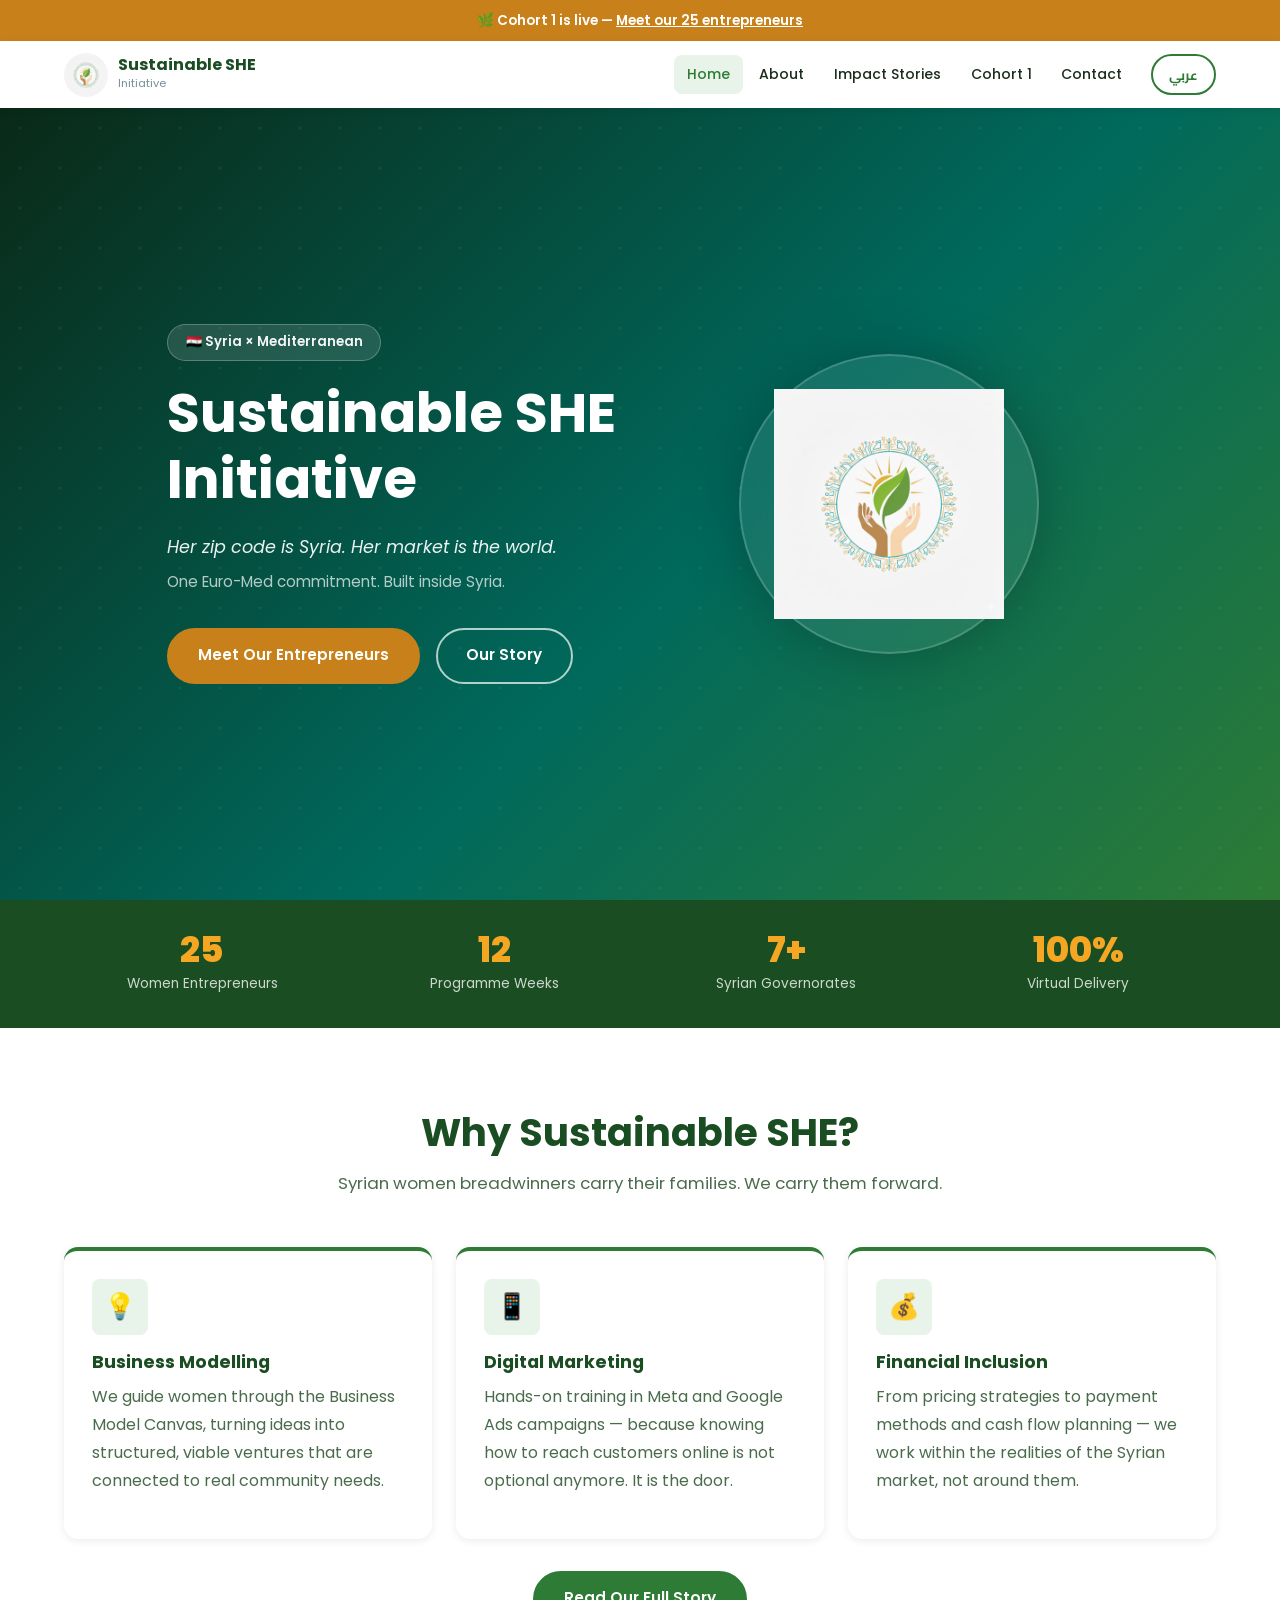
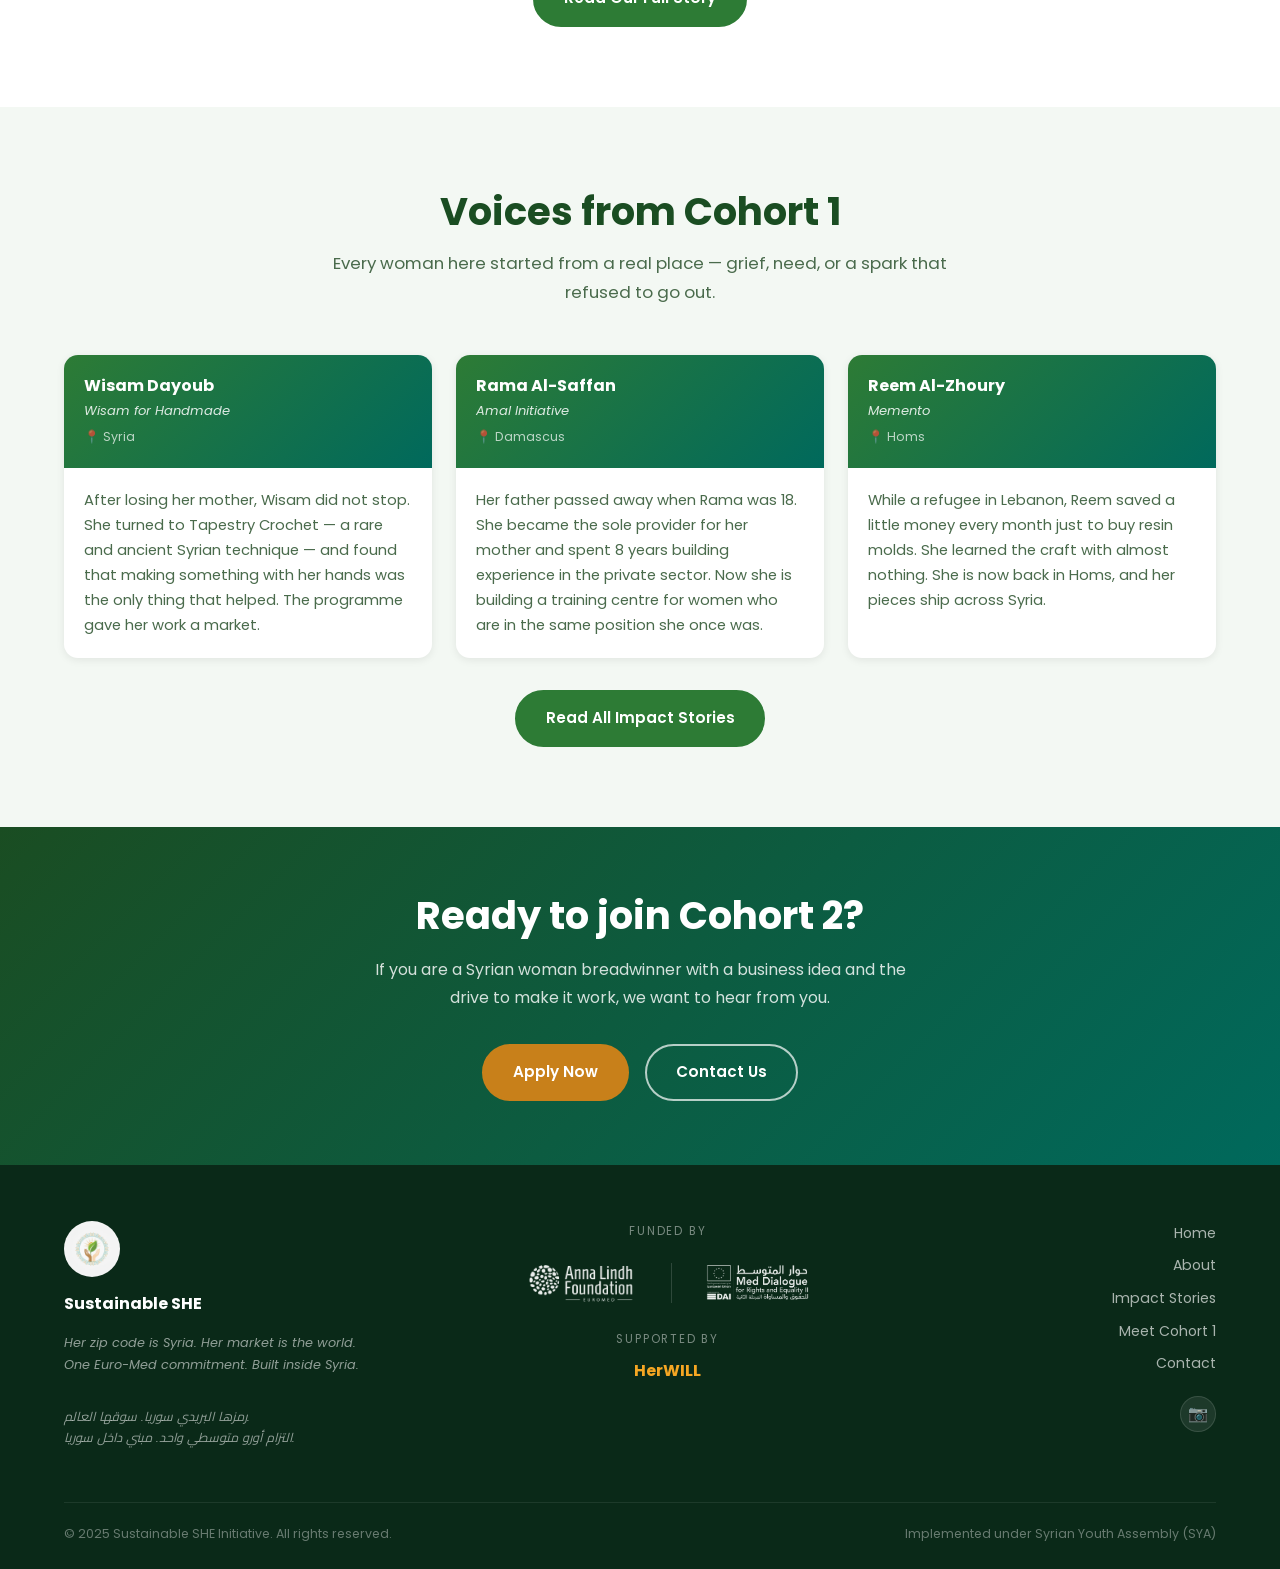
<file: index.html>
<!DOCTYPE html>
<html lang="en" dir="ltr">
<head>
  <meta charset="UTF-8" />
  <meta name="viewport" content="width=device-width, initial-scale=1.0" />
  <title>Sustainable SHE Initiative</title>
  <meta name="description" content="A digital economic empowerment programme for Syrian women breadwinners. Built inside Syria. Her market is the world." />
  <link rel="icon" href="images/logo.jpg" type="image/jpeg" />
  <link rel="preconnect" href="https://fonts.googleapis.com" />
  <link rel="preconnect" href="https://fonts.gstatic.com" crossorigin />
  <link href="https://fonts.googleapis.com/css2?family=Cairo:wght@400;600;700;800&family=Poppins:wght@400;500;600;700;800&display=swap" rel="stylesheet" />
  <link rel="stylesheet" href="css/style.css" />
  <!-- Open Graph / Social sharing -->
  <meta property="og:type"        content="website" />
  <meta property="og:site_name"   content="Sustainable SHE Initiative" />
  <meta property="og:title"       content="Sustainable SHE Initiative — Syrian Women Building Real Businesses" />
  <meta property="og:description" content="A digital economic empowerment programme for Syrian women breadwinners. Her zip code is Syria. Her market is the world." />
  <meta property="og:url"         content="https://sustainableshe-2026bizqueen-herwill.github.io/SustainableSHE-C1-HerWILL/index.html" />
  <meta property="og:image"       content="https://sustainableshe-2026bizqueen-herwill.github.io/SustainableSHE-C1-HerWILL/images/logo.jpg" />
  <meta property="og:image:width" content="400" />
  <meta property="og:image:height"content="400" />
  <meta name="twitter:card"       content="summary" />
  <meta name="twitter:title"      content="Sustainable SHE Initiative — Syrian Women Building Real Businesses" />
  <meta name="twitter:description"content="A digital economic empowerment programme for Syrian women breadwinners. Her zip code is Syria. Her market is the world." />
  <meta name="twitter:image"      content="https://sustainableshe-2026bizqueen-herwill.github.io/SustainableSHE-C1-HerWILL/images/logo.jpg" />
</head>
<body class="ltr">

  <!-- Announcement Bar -->
  <div class="announcement-bar">
    <span class="en-text">🌿 Cohort 1 is live — <a href="cohort.html">Meet our 25 entrepreneurs</a></span>
    <span class="ar-text">🌿 الكوهرت الأولى في الهواء — <a href="cohort.html">تعرفي على ريادياتنا الـ 25</a></span>
  </div>

  <!-- Navbar -->
  <nav class="navbar">
    <div class="navbar-inner">
      <a href="index.html" class="navbar-brand">
        <img src="images/logo.jpg" alt="Sustainable SHE Logo" class="navbar-logo" />
        <div>
          <div class="navbar-site-name">Sustainable SHE</div>
          <div class="navbar-site-sub en-text">Initiative</div>
          <div class="navbar-site-sub ar-text">المبادرة</div>
        </div>
      </a>
      <div class="navbar-menu">
        <a href="index.html"   class="nav-link"><span class="en-text">Home</span><span class="ar-text">الرئيسية</span></a>
        <a href="about.html"   class="nav-link"><span class="en-text">About</span><span class="ar-text">عن المبادرة</span></a>
        <a href="impact.html"  class="nav-link"><span class="en-text">Impact Stories</span><span class="ar-text">قصص التأثير</span></a>
        <a href="cohort.html"  class="nav-link"><span class="en-text">Cohort 1</span><span class="ar-text">ريادياتنا</span></a>
        <a href="contact.html" class="nav-link"><span class="en-text">Contact</span><span class="ar-text">تواصلي معنا</span></a>
        <button class="lang-toggle" id="langToggle">عربي</button>
      </div>
      <button class="hamburger" id="hamburger" aria-label="Open menu">
        <span></span><span></span><span></span>
      </button>
    </div>
  </nav>

  <!-- Mobile Nav -->
  <div class="mobile-nav" id="mobileNav">
    <button class="mobile-nav-close" id="mobileNavClose">✕</button>
    <a href="index.html"   class="nav-link"><span class="en-text">Home</span><span class="ar-text">الرئيسية</span></a>
    <a href="about.html"   class="nav-link"><span class="en-text">About</span><span class="ar-text">عن المبادرة</span></a>
    <a href="impact.html"  class="nav-link"><span class="en-text">Impact Stories</span><span class="ar-text">قصص التأثير</span></a>
    <a href="cohort.html"  class="nav-link"><span class="en-text">Cohort 1</span><span class="ar-text">ريادياتنا</span></a>
    <a href="contact.html" class="nav-link"><span class="en-text">Contact</span><span class="ar-text">تواصلي معنا</span></a>
    <button class="lang-toggle" id="mobileLangToggle">عربي</button>
  </div>

  <!-- HERO -->
  <section class="hero">
    <div class="container">
      <div class="hero-inner">
        <div class="hero-content">
          <div class="hero-badge">
            <span class="en-text">🇸🇾 Syria × Mediterranean</span>
            <span class="ar-text">🇸🇾 سوريا × المتوسط</span>
          </div>
          <h1>
            <span class="en-text">Sustainable SHE<br/>Initiative</span>
            <span class="ar-text">مبادرة<br/>Sustainable SHE</span>
          </h1>
          <p class="hero-tagline-1">
            <span class="en-text">Her zip code is Syria. Her market is the world.</span>
            <span class="ar-text">رمزها البريدي سوريا. سوقها العالم.</span>
          </p>
          <p class="hero-tagline-2">
            <span class="en-text">One Euro-Med commitment. Built inside Syria.</span>
            <span class="ar-text">التزام أورو متوسطي واحد. مبني داخل سوريا.</span>
          </p>
          <div class="hero-actions">
            <a href="cohort.html" class="btn btn-gold">
              <span class="en-text">Meet Our Entrepreneurs</span>
              <span class="ar-text">تعرفي على ريادياتنا</span>
            </a>
            <a href="about.html" class="btn btn-outline">
              <span class="en-text">Our Story</span>
              <span class="ar-text">قصتنا</span>
            </a>
          </div>
        </div>
        <div class="hero-visual">
          <div class="hero-logo-ring">
            <img src="images/logo.jpg" alt="Sustainable SHE" class="hero-logo-img" />
          </div>
        </div>
      </div>
    </div>
  </section>

  <!-- STATS BAR -->
  <div class="stats-bar">
    <div class="container">
      <div class="stats-grid">
        <div class="stat-item">
          <div class="stat-num">25</div>
          <div class="stat-label"><span class="en-text">Women Entrepreneurs</span><span class="ar-text">رائدة أعمال</span></div>
        </div>
        <div class="stat-item">
          <div class="stat-num">12</div>
          <div class="stat-label"><span class="en-text">Programme Weeks</span><span class="ar-text">أسبوع برنامج</span></div>
        </div>
        <div class="stat-item">
          <div class="stat-num">7+</div>
          <div class="stat-label"><span class="en-text">Syrian Governorates</span><span class="ar-text">محافظة سورية</span></div>
        </div>
        <div class="stat-item">
          <div class="stat-num">100%</div>
          <div class="stat-label"><span class="en-text">Virtual Delivery</span><span class="ar-text">تنفيذ رقمي</span></div>
        </div>
      </div>
    </div>
  </div>

  <!-- ABOUT PREVIEW -->
  <section class="section">
    <div class="container">
      <div class="section-header">
        <h2><span class="en-text">Why Sustainable SHE?</span><span class="ar-text">لماذا Sustainable SHE؟</span></h2>
        <p class="subtitle">
          <span class="en-text">Syrian women breadwinners carry their families. We carry them forward.</span>
          <span class="ar-text">المرأة السورية المعيلة تحمل أسرتها. ونحن ندعمها للأمام.</span>
        </p>
      </div>
      <div class="grid-3">
        <div class="pillar-card card-fade">
          <div class="pillar-icon">💡</div>
          <h3><span class="en-text">Business Modelling</span><span class="ar-text">نموذج الأعمال</span></h3>
          <p>
            <span class="en-text">We guide women through the Business Model Canvas, turning ideas into structured, viable ventures that are connected to real community needs.</span>
            <span class="ar-text">نرشد المرأة عبر نموذج الأعمال، نحول الأفكار إلى مشاريع منظمة وقابلة للحياة مرتبطة باحتياجات المجتمع الحقيقية.</span>
          </p>
        </div>
        <div class="pillar-card card-fade">
          <div class="pillar-icon">📱</div>
          <h3><span class="en-text">Digital Marketing</span><span class="ar-text">التسويق الرقمي</span></h3>
          <p>
            <span class="en-text">Hands-on training in Meta and Google Ads campaigns — because knowing how to reach customers online is not optional anymore. It is the door.</span>
            <span class="ar-text">تدريب عملي على حملات Meta وGoogle Ads — لأن معرفة كيفية الوصول للعملاء أونلاين لم تعد خياراً. إنها الباب.</span>
          </p>
        </div>
        <div class="pillar-card card-fade">
          <div class="pillar-icon">💰</div>
          <h3><span class="en-text">Financial Inclusion</span><span class="ar-text">الشمول المالي</span></h3>
          <p>
            <span class="en-text">From pricing strategies to payment methods and cash flow planning — we work within the realities of the Syrian market, not around them.</span>
            <span class="ar-text">من استراتيجيات التسعير إلى طرق الدفع وتخطيط التدفق النقدي — نعمل داخل واقع السوق السورية، لا حوله.</span>
          </p>
        </div>
      </div>
      <div class="text-center mt-2">
        <a href="about.html" class="btn btn-primary">
          <span class="en-text">Read Our Full Story</span>
          <span class="ar-text">اقرئي قصتنا الكاملة</span>
        </a>
      </div>
    </div>
  </section>

  <!-- FEATURED STORIES -->
  <section class="section section-alt">
    <div class="container">
      <div class="section-header">
        <h2><span class="en-text">Voices from Cohort 1</span><span class="ar-text">أصوات من الكوهرت الأولى</span></h2>
        <p class="subtitle">
          <span class="en-text">Every woman here started from a real place — grief, need, or a spark that refused to go out.</span>
          <span class="ar-text">كل امرأة هنا بدأت من مكان حقيقي — حزن، أو حاجة، أو شرارة رفضت أن تنطفئ.</span>
        </p>
      </div>
      <div class="grid-3">
        <!-- Story 1 -->
        <div class="story-card card-fade">
          <div class="story-head">
            <h3>Wisam Dayoub</h3>
            <div class="project"><span class="en-text">Wisam for Handmade</span><span class="ar-text">وسام للأشغال اليدوية</span></div>
            <div class="location">📍 <span class="en-text">Syria</span><span class="ar-text">سوريا</span></div>
          </div>
          <div class="story-body">
            <p>
              <span class="en-text">After losing her mother, Wisam did not stop. She turned to Tapestry Crochet — a rare and ancient Syrian technique — and found that making something with her hands was the only thing that helped. The programme gave her work a market.</span>
              <span class="ar-text">بعد فقدان والدتها، لم تتوقف وسام. لجأت إلى تقنية تابيستري كروشيه — فن سوري نادر وقديم — ووجدت أن صنع شيء بيديها هو الشيء الوحيد الذي ساعدها. أعطت المبادرة عملها سوقاً.</span>
            </p>
          </div>
        </div>
        <!-- Story 2 -->
        <div class="story-card card-fade">
          <div class="story-head">
            <h3>Rama Al-Saffan</h3>
            <div class="project"><span class="en-text">Amal Initiative</span><span class="ar-text">مبادرة أمل</span></div>
            <div class="location">📍 <span class="en-text">Damascus</span><span class="ar-text">دمشق</span></div>
          </div>
          <div class="story-body">
            <p>
              <span class="en-text">Her father passed away when Rama was 18. She became the sole provider for her mother and spent 8 years building experience in the private sector. Now she is building a training centre for women who are in the same position she once was.</span>
              <span class="ar-text">فقدت رما والدها وعمرها 18. أصبحت المعيلة الوحيدة لأمها وأمضت 8 سنوات تبني خبرة في القطاع الخاص. الآن هي تبني مركزاً تدريبياً للنساء اللواتي كنّ في موقعها ذات يوم.</span>
            </p>
          </div>
        </div>
        <!-- Story 3 -->
        <div class="story-card card-fade">
          <div class="story-head">
            <h3>Reem Al-Zhoury</h3>
            <div class="project">Memento</div>
            <div class="location">📍 <span class="en-text">Homs</span><span class="ar-text">حمص</span></div>
          </div>
          <div class="story-body">
            <p>
              <span class="en-text">While a refugee in Lebanon, Reem saved a little money every month just to buy resin molds. She learned the craft with almost nothing. She is now back in Homs, and her pieces ship across Syria.</span>
              <span class="ar-text">أثناء لجوئها في لبنان، كانت ريم تدخر قليلاً كل شهر لشراء قوالب الراتينج. تعلمت الحرفة بكل شيء تقريباً. عادت الآن إلى حمص وقطعها تُشحن عبر سوريا.</span>
            </p>
          </div>
        </div>
      </div>
      <div class="text-center mt-2">
        <a href="impact.html" class="btn btn-primary">
          <span class="en-text">Read All Impact Stories</span>
          <span class="ar-text">اقرئي كل قصص التأثير</span>
        </a>
      </div>
    </div>
  </section>

  <!-- CTA -->
  <section class="cta-section">
    <div class="container">
      <h2><span class="en-text">Ready to join Cohort 2?</span><span class="ar-text">مستعدة للانضمام إلى الكوهرت الثاني؟</span></h2>
      <p>
        <span class="en-text">If you are a Syrian woman breadwinner with a business idea and the drive to make it work, we want to hear from you.</span>
        <span class="ar-text">إذا كنت امرأة سورية معيلة ولديك فكرة أعمال والعزيمة على تحقيقها، نريد أن نسمع عنك.</span>
      </p>
      <div class="cta-buttons">
        <a href="https://forms.gle/3joATj8JVJ9GvSSq5" target="_blank" rel="noopener" class="btn btn-gold">
          <span class="en-text">Apply Now</span>
          <span class="ar-text">قدمي الآن</span>
        </a>
        <a href="contact.html" class="btn btn-outline">
          <span class="en-text">Contact Us</span>
          <span class="ar-text">تواصلي معنا</span>
        </a>
      </div>
    </div>
  </section>

  <!-- FOOTER -->
  <footer class="footer">
    <div class="container">
      <div class="footer-grid">
        <!-- Brand -->
        <div class="footer-brand">
          <img src="images/logo.jpg" alt="Sustainable SHE" class="footer-logo" />
          <div class="footer-name">Sustainable SHE</div>
          <p class="footer-slogans">
            Her zip code is Syria. Her market is the world.<br/>
            One Euro-Med commitment. Built inside Syria.
          </p>
          <p class="footer-slogans" style="margin-top:0.25rem;">
            رمزها البريدي سوريا. سوقها العالم.<br/>
            التزام أورو متوسطي واحد. مبني داخل سوريا.
          </p>
        </div>
        <!-- Funders -->
        <div class="footer-funders">
          <div class="funders-label"><span class="en-text">Funded by</span><span class="ar-text">ممولة من</span></div>
          <div class="funders-row">
            <div class="funder-item">
              <img src="images/alf-logo.png" alt="Anna Lindh Foundation" class="funder-logo-img" />
            </div>
            <div class="funder-divider"></div>
            <div class="funder-item">
              <img src="images/mdre-logo.png" alt="Med Dialogue" class="funder-logo-img" />
            </div>
          </div>
          <div class="footer-support-label"><span class="en-text">Supported by</span><span class="ar-text">مدعومة من</span></div>
          <a href="https://www.herwill.org/about-herwill" target="_blank" rel="noopener" class="herwill-link">HerWILL</a>
        </div>
        <!-- Links -->
        <div class="footer-links">
          <a href="index.html"   class="footer-link"><span class="en-text">Home</span><span class="ar-text">الرئيسية</span></a>
          <a href="about.html"   class="footer-link"><span class="en-text">About</span><span class="ar-text">عن المبادرة</span></a>
          <a href="impact.html"  class="footer-link"><span class="en-text">Impact Stories</span><span class="ar-text">قصص التأثير</span></a>
          <a href="cohort.html"  class="footer-link"><span class="en-text">Meet Cohort 1</span><span class="ar-text">ريادياتنا</span></a>
          <a href="contact.html" class="footer-link"><span class="en-text">Contact</span><span class="ar-text">تواصلي معنا</span></a>
          <div class="footer-socials">
            <a href="https://www.instagram.com/bizqueen2026" target="_blank" rel="noopener" aria-label="Instagram">📷</a>
          </div>
        </div>
      </div>
      <div class="footer-divider"></div>
      <div class="footer-bottom">
        <span>© 2025 Sustainable SHE Initiative. All rights reserved.</span>
        <span><span class="en-text">Implemented under Syrian Youth Assembly (SYA)</span><span class="ar-text">مُنفَّذة تحت مظلة الجمعية السورية للشباب</span></span>
      </div>
    </div>
  </footer>

  <button id="scrollTop" aria-label="Back to top">↑</button>

  <script src="js/main.js"></script>
</body>
</html>
</file>
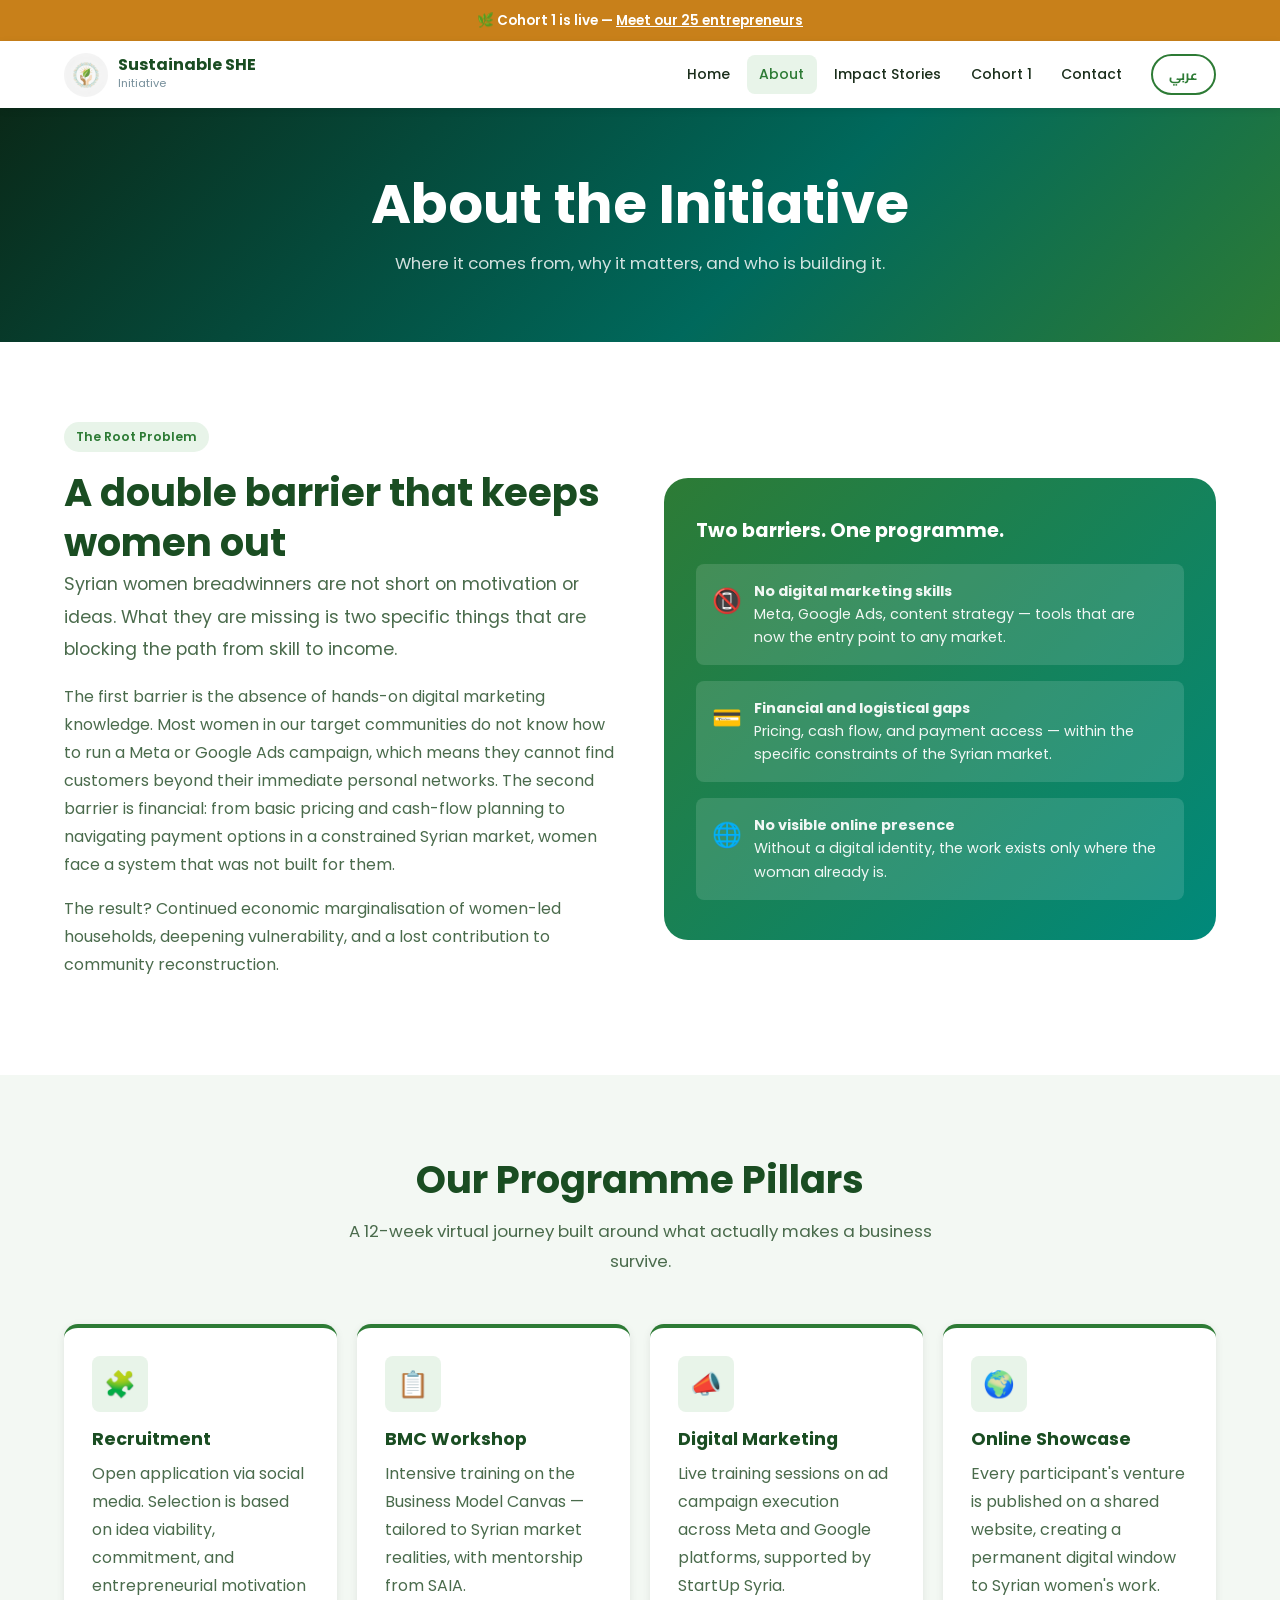
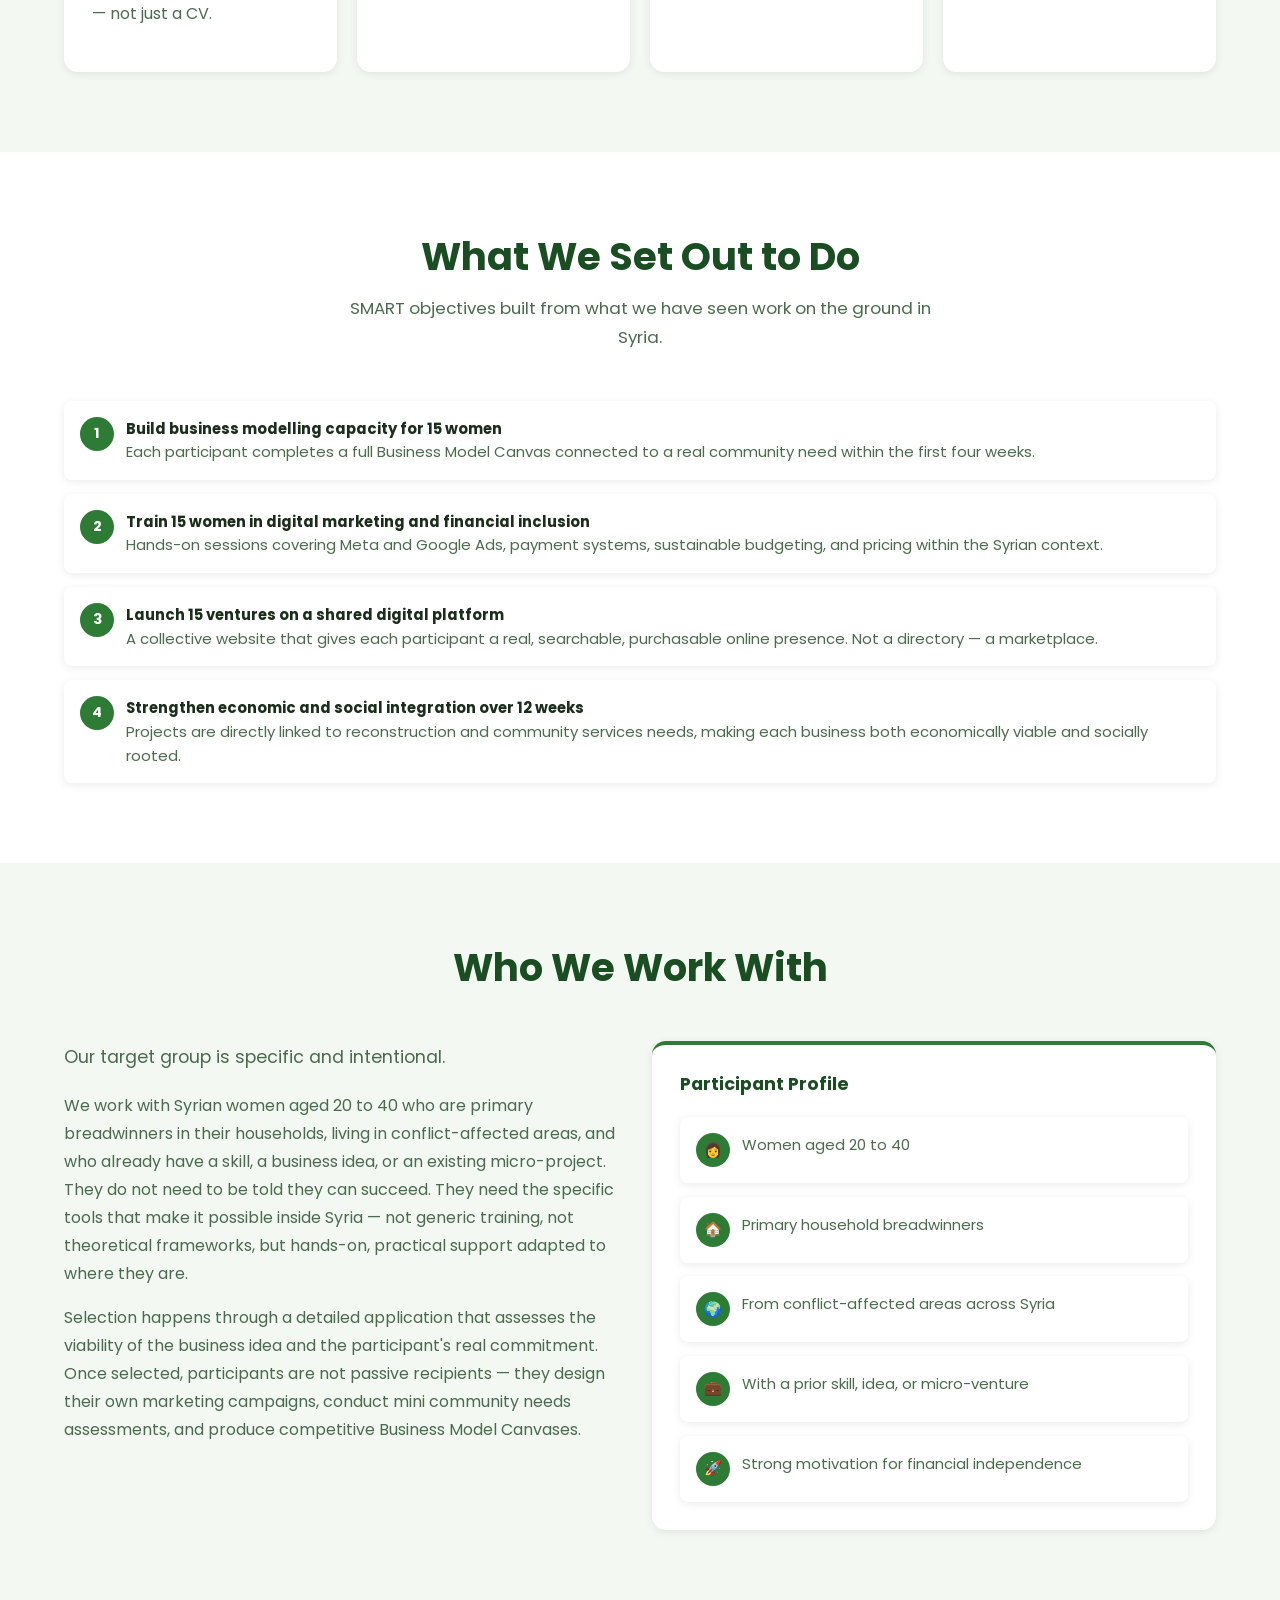
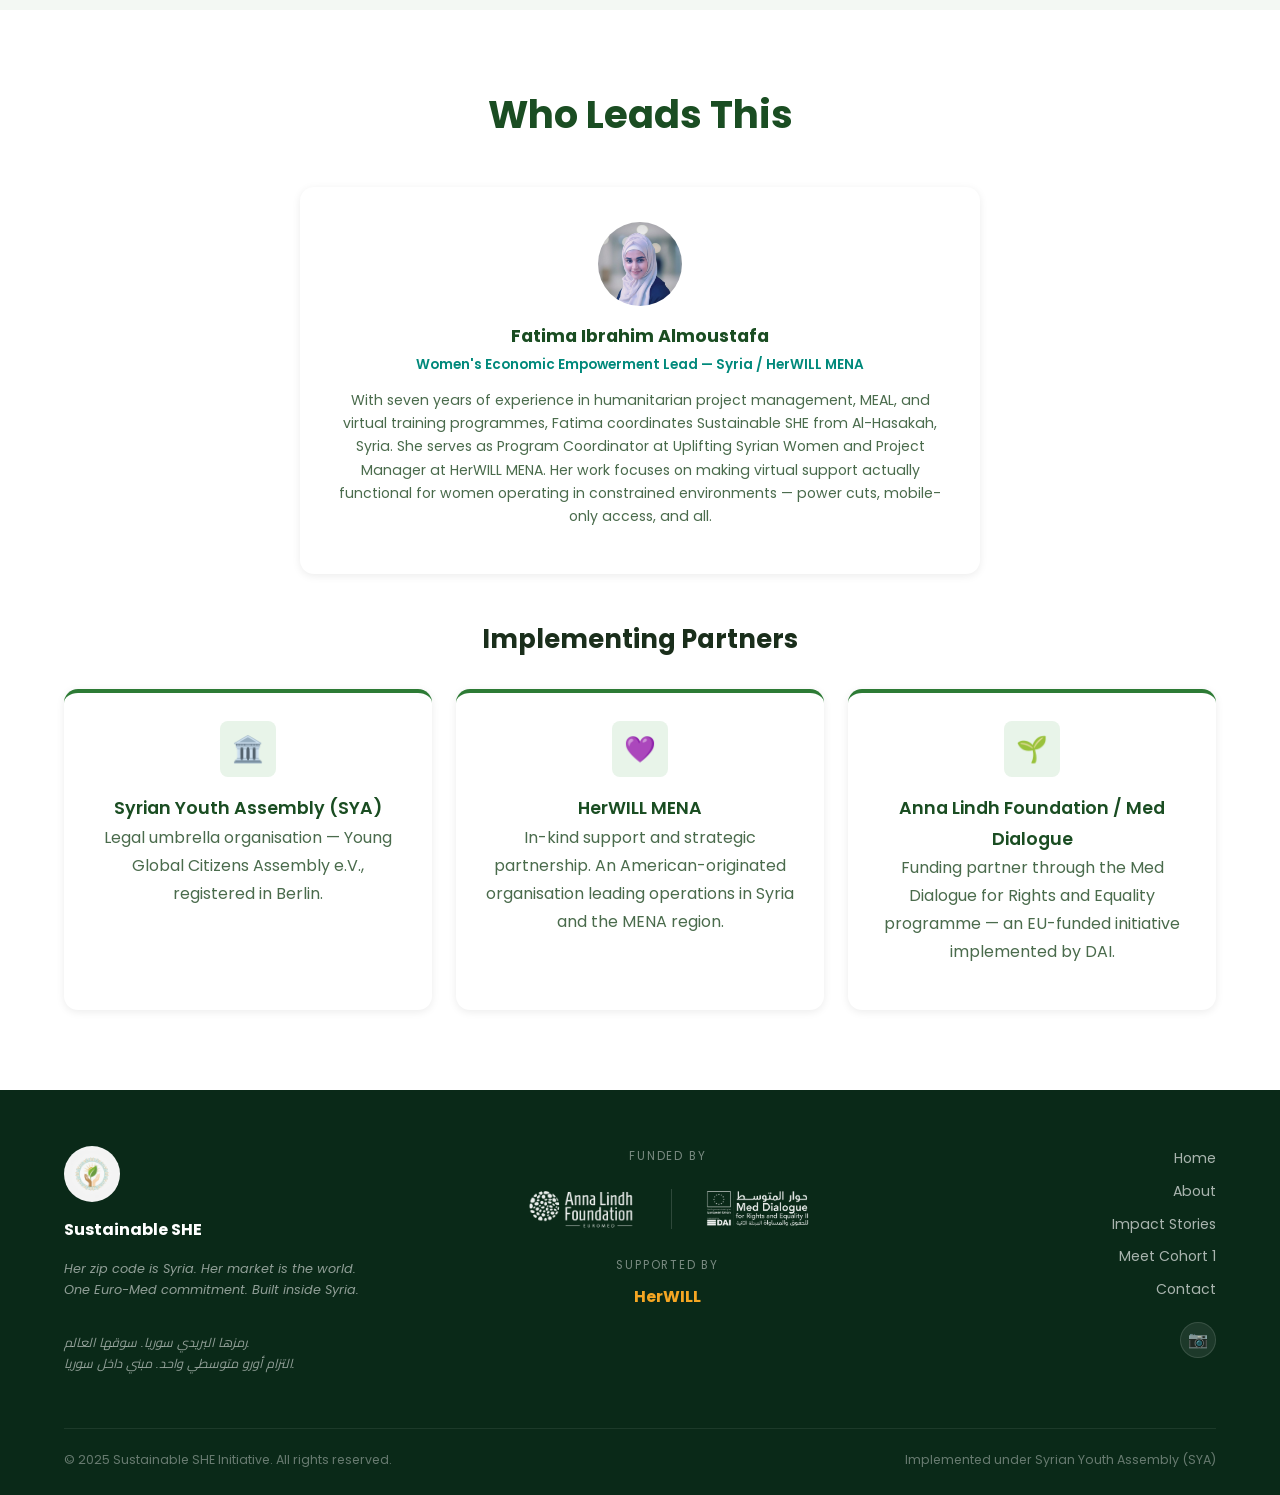
<file: about.html>
<!DOCTYPE html>
<html lang="en" dir="ltr">
<head>
  <meta charset="UTF-8" />
  <meta name="viewport" content="width=device-width, initial-scale=1.0" />
  <title>About — Sustainable SHE</title>
  <meta name="description" content="Learn about the problem Sustainable SHE addresses, our pillars, objectives, and the team behind the initiative." />
  <link rel="icon" href="images/logo.jpg" type="image/jpeg" />
  <link rel="preconnect" href="https://fonts.googleapis.com" />
  <link rel="preconnect" href="https://fonts.gstatic.com" crossorigin />
  <link href="https://fonts.googleapis.com/css2?family=Cairo:wght@400;600;700;800&family=Poppins:wght@400;500;600;700;800&display=swap" rel="stylesheet" />
  <link rel="stylesheet" href="css/style.css" />
  <!-- Open Graph / Social sharing -->
  <meta property="og:type"        content="website" />
  <meta property="og:site_name"   content="Sustainable SHE Initiative" />
  <meta property="og:title"       content="About — Sustainable SHE Initiative" />
  <meta property="og:description" content="The problem we address, our programme pillars, and the team behind Sustainable SHE." />
  <meta property="og:url"         content="https://sustainableshe-2026bizqueen-herwill.github.io/SustainableSHE-C1-HerWILL/about.html" />
  <meta property="og:image"       content="https://sustainableshe-2026bizqueen-herwill.github.io/SustainableSHE-C1-HerWILL/images/logo.jpg" />
  <meta property="og:image:width" content="400" />
  <meta property="og:image:height"content="400" />
  <meta name="twitter:card"       content="summary" />
  <meta name="twitter:title"      content="About — Sustainable SHE Initiative" />
  <meta name="twitter:description"content="The problem we address, our programme pillars, and the team behind Sustainable SHE." />
  <meta name="twitter:image"      content="https://sustainableshe-2026bizqueen-herwill.github.io/SustainableSHE-C1-HerWILL/images/logo.jpg" />
</head>
<body class="ltr">

  <!-- Announcement Bar -->
  <div class="announcement-bar">
    <span class="en-text">🌿 Cohort 1 is live — <a href="cohort.html">Meet our 25 entrepreneurs</a></span>
    <span class="ar-text">🌿 الكوهرت الأولى في الهواء — <a href="cohort.html">تعرفي على ريادياتنا الـ 25</a></span>
  </div>

  <!-- Navbar -->
  <nav class="navbar">
    <div class="navbar-inner">
      <a href="index.html" class="navbar-brand">
        <img src="images/logo.jpg" alt="Sustainable SHE Logo" class="navbar-logo" />
        <div>
          <div class="navbar-site-name">Sustainable SHE</div>
          <div class="navbar-site-sub en-text">Initiative</div>
          <div class="navbar-site-sub ar-text">المبادرة</div>
        </div>
      </a>
      <div class="navbar-menu">
        <a href="index.html"   class="nav-link"><span class="en-text">Home</span><span class="ar-text">الرئيسية</span></a>
        <a href="about.html"   class="nav-link"><span class="en-text">About</span><span class="ar-text">عن المبادرة</span></a>
        <a href="impact.html"  class="nav-link"><span class="en-text">Impact Stories</span><span class="ar-text">قصص التأثير</span></a>
        <a href="cohort.html"  class="nav-link"><span class="en-text">Cohort 1</span><span class="ar-text">ريادياتنا</span></a>
        <a href="contact.html" class="nav-link"><span class="en-text">Contact</span><span class="ar-text">تواصلي معنا</span></a>
        <button class="lang-toggle" id="langToggle">عربي</button>
      </div>
      <button class="hamburger" id="hamburger" aria-label="Open menu">
        <span></span><span></span><span></span>
      </button>
    </div>
  </nav>
  <div class="mobile-nav" id="mobileNav">
    <button class="mobile-nav-close" id="mobileNavClose">✕</button>
    <a href="index.html"   class="nav-link"><span class="en-text">Home</span><span class="ar-text">الرئيسية</span></a>
    <a href="about.html"   class="nav-link"><span class="en-text">About</span><span class="ar-text">عن المبادرة</span></a>
    <a href="impact.html"  class="nav-link"><span class="en-text">Impact Stories</span><span class="ar-text">قصص التأثير</span></a>
    <a href="cohort.html"  class="nav-link"><span class="en-text">Cohort 1</span><span class="ar-text">ريادياتنا</span></a>
    <a href="contact.html" class="nav-link"><span class="en-text">Contact</span><span class="ar-text">تواصلي معنا</span></a>
    <button class="lang-toggle" id="mobileLangToggle">عربي</button>
  </div>

  <!-- PAGE HERO -->
  <section class="page-hero">
    <div class="container">
      <h1><span class="en-text">About the Initiative</span><span class="ar-text">عن المبادرة</span></h1>
      <p class="subtitle">
        <span class="en-text">Where it comes from, why it matters, and who is building it.</span>
        <span class="ar-text">من أين جاءت، لماذا تهم، ومن يبنيها.</span>
      </p>
    </div>
  </section>

  <!-- THE PROBLEM -->
  <section class="section">
    <div class="container">
      <div class="problem-grid">
        <div>
          <span class="tag-badge"><span class="en-text">The Root Problem</span><span class="ar-text">جذر المشكلة</span></span>
          <h2 style="margin-top:1rem; color:var(--green-dark);">
            <span class="en-text">A double barrier that keeps women out</span>
            <span class="ar-text">حاجز مزدوج يُبقي المرأة خارج الاقتصاد</span>
          </h2>
          <p class="lead">
            <span class="en-text">Syrian women breadwinners are not short on motivation or ideas. What they are missing is two specific things that are blocking the path from skill to income.</span>
            <span class="ar-text">المرأة السورية المعيلة ليست قصيرة في الدافعية أو الأفكار. ما تفتقده شيئان محددان يسدان الطريق من المهارة إلى الدخل.</span>
          </p>
          <p>
            <span class="en-text">The first barrier is the absence of hands-on digital marketing knowledge. Most women in our target communities do not know how to run a Meta or Google Ads campaign, which means they cannot find customers beyond their immediate personal networks. The second barrier is financial: from basic pricing and cash-flow planning to navigating payment options in a constrained Syrian market, women face a system that was not built for them.</span>
            <span class="ar-text">الحاجز الأول هو غياب المعرفة العملية بالتسويق الرقمي. معظم النساء في مجتمعاتنا المستهدفة لا يعرفن كيفية إدارة حملة Meta أو Google Ads، مما يعني أنهن لا يستطعن إيجاد عملاء خارج شبكاتهن الشخصية المباشرة. الحاجز الثاني مالي: من التسعير الأساسي وتخطيط التدفق النقدي إلى التعامل مع خيارات الدفع في السوق السورية المقيدة، تواجه المرأة نظاماً لم يُبنَ لها.</span>
          </p>
          <p>
            <span class="en-text">The result? Continued economic marginalisation of women-led households, deepening vulnerability, and a lost contribution to community reconstruction.</span>
            <span class="ar-text">والنتيجة؟ استمرار تهميش الأسر التي تعولها المرأة اقتصادياً، وتعميق الهشاشة، وضياع إسهام حقيقي في إعادة بناء المجتمع.</span>
          </p>
        </div>
        <div class="problem-visual">
          <h3>
            <span class="en-text">Two barriers. One programme.</span>
            <span class="ar-text">حاجزان. برنامج واحد.</span>
          </h3>
          <div class="barrier-list">
            <div class="barrier-item">
              <div class="barrier-em">📵</div>
              <div class="barrier-text">
                <strong><span class="en-text">No digital marketing skills</span><span class="ar-text">غياب مهارات التسويق الرقمي</span></strong><br/>
                <span class="en-text">Meta, Google Ads, content strategy — tools that are now the entry point to any market.</span>
                <span class="ar-text">Meta وGoogle Ads واستراتيجية المحتوى — أدوات باتت مدخل أي سوق.</span>
              </div>
            </div>
            <div class="barrier-item">
              <div class="barrier-em">💳</div>
              <div class="barrier-text">
                <strong><span class="en-text">Financial and logistical gaps</span><span class="ar-text">فجوات مالية ولوجستية</span></strong><br/>
                <span class="en-text">Pricing, cash flow, and payment access — within the specific constraints of the Syrian market.</span>
                <span class="ar-text">التسعير والتدفق النقدي والوصول للمدفوعات — ضمن القيود المحددة للسوق السورية.</span>
              </div>
            </div>
            <div class="barrier-item">
              <div class="barrier-em">🌐</div>
              <div class="barrier-text">
                <strong><span class="en-text">No visible online presence</span><span class="ar-text">غياب الحضور الرقمي</span></strong><br/>
                <span class="en-text">Without a digital identity, the work exists only where the woman already is.</span>
                <span class="ar-text">بدون هوية رقمية، يوجد العمل فقط حيث توجد المرأة بالفعل.</span>
              </div>
            </div>
          </div>
        </div>
      </div>
    </div>
  </section>

  <!-- PILLARS -->
  <section class="section section-alt">
    <div class="container">
      <div class="section-header">
        <h2><span class="en-text">Our Programme Pillars</span><span class="ar-text">ركائز البرنامج</span></h2>
        <p class="subtitle">
          <span class="en-text">A 12-week virtual journey built around what actually makes a business survive.</span>
          <span class="ar-text">رحلة افتراضية مدتها 12 أسبوعاً مبنية على ما يجعل المشروع يصمد فعلاً.</span>
        </p>
      </div>
      <div class="grid-4">
        <div class="pillar-card card-fade">
          <div class="pillar-icon">🧩</div>
          <h3><span class="en-text">Recruitment</span><span class="ar-text">الاستقطاب</span></h3>
          <p><span class="en-text">Open application via social media. Selection is based on idea viability, commitment, and entrepreneurial motivation — not just a CV.</span><span class="ar-text">تقديم مفتوح عبر وسائل التواصل الاجتماعي. الاختيار يعتمد على جدوى الفكرة والالتزام والدافعية.</span></p>
        </div>
        <div class="pillar-card card-fade">
          <div class="pillar-icon">📋</div>
          <h3><span class="en-text">BMC Workshop</span><span class="ar-text">ورشة نموذج الأعمال</span></h3>
          <p><span class="en-text">Intensive training on the Business Model Canvas — tailored to Syrian market realities, with mentorship from SAIA.</span><span class="ar-text">تدريب مكثف على نموذج الأعمال — مُكيَّف مع واقع السوق السورية، مع توجيه من SAIA.</span></p>
        </div>
        <div class="pillar-card card-fade">
          <div class="pillar-icon">📣</div>
          <h3><span class="en-text">Digital Marketing</span><span class="ar-text">التسويق الرقمي</span></h3>
          <p><span class="en-text">Live training sessions on ad campaign execution across Meta and Google platforms, supported by StartUp Syria.</span><span class="ar-text">جلسات تدريب مباشرة على تنفيذ حملات إعلانية عبر Meta وGoogle، بدعم من StartUp Syria.</span></p>
        </div>
        <div class="pillar-card card-fade">
          <div class="pillar-icon">🌍</div>
          <h3><span class="en-text">Online Showcase</span><span class="ar-text">العرض الرقمي</span></h3>
          <p><span class="en-text">Every participant's venture is published on a shared website, creating a permanent digital window to Syrian women's work.</span><span class="ar-text">مشروع كل مشاركة يُنشر على موقع مشترك، مما يخلق نافذة رقمية دائمة لأعمال المرأة السورية.</span></p>
        </div>
      </div>
    </div>
  </section>

  <!-- OBJECTIVES -->
  <section class="section">
    <div class="container">
      <div class="section-header">
        <h2><span class="en-text">What We Set Out to Do</span><span class="ar-text">ما نسعى لتحقيقه</span></h2>
        <p class="subtitle">
          <span class="en-text">SMART objectives built from what we have seen work on the ground in Syria.</span>
          <span class="ar-text">أهداف SMART مبنية على ما رأيناه يعمل على أرض الواقع في سوريا.</span>
        </p>
      </div>
      <div class="obj-list">
        <div class="obj-item">
          <div class="obj-num">1</div>
          <div class="obj-text">
            <strong><span class="en-text">Build business modelling capacity for 15 women</span><span class="ar-text">بناء قدرة نمذجة الأعمال لـ 15 امرأة</span></strong><br/>
            <span class="en-text">Each participant completes a full Business Model Canvas connected to a real community need within the first four weeks.</span>
            <span class="ar-text">تُكمل كل مشاركة نموذج أعمال كاملاً مرتبطاً باحتياج مجتمعي حقيقي خلال الأسابيع الأربعة الأولى.</span>
          </div>
        </div>
        <div class="obj-item">
          <div class="obj-num">2</div>
          <div class="obj-text">
            <strong><span class="en-text">Train 15 women in digital marketing and financial inclusion</span><span class="ar-text">تدريب 15 امرأة على التسويق الرقمي والشمول المالي</span></strong><br/>
            <span class="en-text">Hands-on sessions covering Meta and Google Ads, payment systems, sustainable budgeting, and pricing within the Syrian context.</span>
            <span class="ar-text">جلسات عملية تغطي Meta وGoogle Ads وأنظمة الدفع والميزانية المستدامة والتسعير ضمن السياق السوري.</span>
          </div>
        </div>
        <div class="obj-item">
          <div class="obj-num">3</div>
          <div class="obj-text">
            <strong><span class="en-text">Launch 15 ventures on a shared digital platform</span><span class="ar-text">إطلاق 15 مشروعاً على منصة رقمية مشتركة</span></strong><br/>
            <span class="en-text">A collective website that gives each participant a real, searchable, purchasable online presence. Not a directory — a marketplace.</span>
            <span class="ar-text">موقع جماعي يمنح كل مشاركة حضوراً رقمياً حقيقياً وقابلاً للبحث والشراء. ليس دليلاً — بل سوقاً.</span>
          </div>
        </div>
        <div class="obj-item">
          <div class="obj-num">4</div>
          <div class="obj-text">
            <strong><span class="en-text">Strengthen economic and social integration over 12 weeks</span><span class="ar-text">تعزيز الاندماج الاقتصادي والاجتماعي خلال 12 أسبوعاً</span></strong><br/>
            <span class="en-text">Projects are directly linked to reconstruction and community services needs, making each business both economically viable and socially rooted.</span>
            <span class="ar-text">المشاريع مرتبطة مباشرة باحتياجات إعادة الإعمار والخدمات المجتمعية، مما يجعل كل مشروع قابلاً للحياة اقتصادياً ومتجذراً اجتماعياً.</span>
          </div>
        </div>
      </div>
    </div>
  </section>

  <!-- TARGET COMMUNITY -->
  <section class="section section-alt">
    <div class="container">
      <div class="section-header">
        <h2><span class="en-text">Who We Work With</span><span class="ar-text">مع من نعمل</span></h2>
      </div>
      <div class="grid-2">
        <div>
          <p class="lead"><span class="en-text">Our target group is specific and intentional.</span><span class="ar-text">مجموعتنا المستهدفة محددة ومقصودة.</span></p>
          <p>
            <span class="en-text">We work with Syrian women aged 20 to 40 who are primary breadwinners in their households, living in conflict-affected areas, and who already have a skill, a business idea, or an existing micro-project. They do not need to be told they can succeed. They need the specific tools that make it possible inside Syria — not generic training, not theoretical frameworks, but hands-on, practical support adapted to where they are.</span>
            <span class="ar-text">نعمل مع نساء سوريات بين 20 و40 سنة يُعِلن أسرهن، يعشن في مناطق متأثرة بالنزاع، ولديهن بالفعل مهارة أو فكرة أعمال أو مشروع صغير قائم. لسن بحاجة لمن يخبرهن أنهن قادرات على النجاح. يحتجن الأدوات المحددة التي تجعل ذلك ممكناً داخل سوريا — ليس تدريباً عاماً، ولا أطراً نظرية، بل دعماً عملياً مُكيَّفاً مع واقعهن.</span>
          </p>
          <p>
            <span class="en-text">Selection happens through a detailed application that assesses the viability of the business idea and the participant's real commitment. Once selected, participants are not passive recipients — they design their own marketing campaigns, conduct mini community needs assessments, and produce competitive Business Model Canvases.</span>
            <span class="ar-text">الاختيار يتم عبر استمارة تقديم مفصلة تقيم جدوى فكرة الأعمال والالتزام الحقيقي للمشاركة. بعد الاختيار، المشاركات ليسن مستقبلات سلبيات — يصممن حملاتهن التسويقية الخاصة، ويُجرين تقييمات صغيرة لاحتياجات المجتمع، ويُنتجن نماذج أعمال تنافسية.</span>
          </p>
        </div>
        <div>
          <div class="pillar-card" style="height:100%;">
            <h3 style="color:var(--green-dark); margin-bottom:1.25rem;">
              <span class="en-text">Participant Profile</span>
              <span class="ar-text">ملف المشاركة</span>
            </h3>
            <div class="obj-list">
              <div class="obj-item"><div class="obj-num">👩</div><div class="obj-text"><span class="en-text">Women aged 20 to 40</span><span class="ar-text">نساء من سن 20 إلى 40</span></div></div>
              <div class="obj-item"><div class="obj-num">🏠</div><div class="obj-text"><span class="en-text">Primary household breadwinners</span><span class="ar-text">المعيلات الرئيسيات للأسرة</span></div></div>
              <div class="obj-item"><div class="obj-num">🌍</div><div class="obj-text"><span class="en-text">From conflict-affected areas across Syria</span><span class="ar-text">من مناطق متأثرة بالنزاع في سوريا</span></div></div>
              <div class="obj-item"><div class="obj-num">💼</div><div class="obj-text"><span class="en-text">With a prior skill, idea, or micro-venture</span><span class="ar-text">لديهن مهارة أو فكرة أو مشروع صغير قائم</span></div></div>
              <div class="obj-item"><div class="obj-num">🚀</div><div class="obj-text"><span class="en-text">Strong motivation for financial independence</span><span class="ar-text">دافعية قوية للاستقلال المالي</span></div></div>
            </div>
          </div>
        </div>
      </div>
    </div>
  </section>

  <!-- LEADERSHIP -->
  <section class="section">
    <div class="container">
      <div class="section-header">
        <h2><span class="en-text">Who Leads This</span><span class="ar-text">من يقود هذه المبادرة</span></h2>
      </div>
      <div style="max-width:680px; margin:0 auto;">
        <div class="team-card">
          <img src="images/fatima-leader.jpg" alt="Fatima Ibrahim Almoustafa" class="ent-photo" style="width:90px;height:90px;margin:0 auto 1rem;" />
          <h3 class="team-name">Fatima Ibrahim Almoustafa</h3>
          <div class="team-title">
            <span class="en-text">Women's Economic Empowerment Lead — Syria / HerWILL MENA</span>
            <span class="ar-text">قيادة التمكين الاقتصادي للمرأة — سوريا / HerWILL MENA</span>
          </div>
          <p class="team-bio">
            <span class="en-text">With seven years of experience in humanitarian project management, MEAL, and virtual training programmes, Fatima coordinates Sustainable SHE from Al-Hasakah, Syria. She serves as Program Coordinator at Uplifting Syrian Women and Project Manager at HerWILL MENA. Her work focuses on making virtual support actually functional for women operating in constrained environments — power cuts, mobile-only access, and all.</span>
            <span class="ar-text">بخبرة سبع سنوات في إدارة المشاريع الإنسانية وMEAL وبرامج التدريب الافتراضية، تُنسق فاطمة مبادرة Sustainable SHE من الحسكة، سوريا. تعمل منسقة برامج في Uplifting Syrian Women ومديرة مشاريع في HerWILL MENA. يركز عملها على جعل الدعم الافتراضي فعلياً وظيفياً للنساء العاملات في بيئات مقيدة.</span>
          </p>
        </div>
      </div>
      <div class="section-header" style="margin-top:3rem; margin-bottom:2rem;">
        <h3><span class="en-text">Implementing Partners</span><span class="ar-text">شركاء التنفيذ</span></h3>
      </div>
      <div class="grid-3">
        <div class="pillar-card text-center">
          <div class="pillar-icon" style="margin:0 auto 1rem;">🏛️</div>
          <h4 style="color:var(--green-dark);">Syrian Youth Assembly (SYA)</h4>
          <p><span class="en-text">Legal umbrella organisation — Young Global Citizens Assembly e.V., registered in Berlin.</span><span class="ar-text">المظلة القانونية للمبادرة — مسجلة في برلين.</span></p>
        </div>
        <div class="pillar-card text-center">
          <div class="pillar-icon" style="margin:0 auto 1rem;">💜</div>
          <h4 style="color:var(--green-dark);"><a href="https://www.herwill.org/about-herwill" target="_blank" rel="noopener" style="color:inherit;">HerWILL MENA</a></h4>
          <p><span class="en-text">In-kind support and strategic partnership. An American-originated organisation leading operations in Syria and the MENA region.</span><span class="ar-text">دعم عيني وشراكة استراتيجية. منظمة أمريكية المنشأ تقود عملياتها في سوريا ومنطقة الشرق الأوسط وشمال أفريقيا.</span></p>
        </div>
        <div class="pillar-card text-center">
          <div class="pillar-icon" style="margin:0 auto 1rem;">🌱</div>
          <h4 style="color:var(--green-dark);">Anna Lindh Foundation / Med Dialogue</h4>
          <p><span class="en-text">Funding partner through the Med Dialogue for Rights and Equality programme — an EU-funded initiative implemented by DAI.</span><span class="ar-text">شريك تمويلي عبر برنامج Med Dialogue للحقوق والمساواة — مبادرة ممولة من الاتحاد الأوروبي ومنفذة من قِبَل DAI.</span></p>
        </div>
      </div>
    </div>
  </section>

  <!-- FOOTER -->
  <footer class="footer">
    <div class="container">
      <div class="footer-grid">
        <div class="footer-brand">
          <img src="images/logo.jpg" alt="Sustainable SHE" class="footer-logo" />
          <div class="footer-name">Sustainable SHE</div>
          <p class="footer-slogans">Her zip code is Syria. Her market is the world.<br/>One Euro-Med commitment. Built inside Syria.</p>
          <p class="footer-slogans" style="margin-top:0.25rem;">رمزها البريدي سوريا. سوقها العالم.<br/>التزام أورو متوسطي واحد. مبني داخل سوريا.</p>
        </div>
        <div class="footer-funders">
          <div class="funders-label"><span class="en-text">Funded by</span><span class="ar-text">ممولة من</span></div>
          <div class="funders-row">
            <div class="funder-item">
              <img src="images/alf-logo.png" alt="Anna Lindh Foundation" class="funder-logo-img" />
            </div>
            <div class="funder-divider"></div>
            <div class="funder-item">
              <img src="images/mdre-logo.png" alt="Med Dialogue" class="funder-logo-img" />
            </div>
          </div>
          <div class="footer-support-label"><span class="en-text">Supported by</span><span class="ar-text">مدعومة من</span></div>
          <a href="https://www.herwill.org/about-herwill" target="_blank" rel="noopener" class="herwill-link">HerWILL</a>
        </div>
        <div class="footer-links">
          <a href="index.html"   class="footer-link"><span class="en-text">Home</span><span class="ar-text">الرئيسية</span></a>
          <a href="about.html"   class="footer-link"><span class="en-text">About</span><span class="ar-text">عن المبادرة</span></a>
          <a href="impact.html"  class="footer-link"><span class="en-text">Impact Stories</span><span class="ar-text">قصص التأثير</span></a>
          <a href="cohort.html"  class="footer-link"><span class="en-text">Meet Cohort 1</span><span class="ar-text">ريادياتنا</span></a>
          <a href="contact.html" class="footer-link"><span class="en-text">Contact</span><span class="ar-text">تواصلي معنا</span></a>
          <div class="footer-socials">
            <a href="https://www.instagram.com/bizqueen2026" target="_blank" rel="noopener" aria-label="Instagram">📷</a>
          </div>
        </div>
      </div>
      <div class="footer-divider"></div>
      <div class="footer-bottom">
        <span>© 2025 Sustainable SHE Initiative. All rights reserved.</span>
        <span><span class="en-text">Implemented under Syrian Youth Assembly (SYA)</span><span class="ar-text">مُنفَّذة تحت مظلة الجمعية السورية للشباب</span></span>
      </div>
    </div>
  </footer>

  <button id="scrollTop" aria-label="Back to top">↑</button>
  <script src="js/main.js"></script>
</body>
</html>
</file>
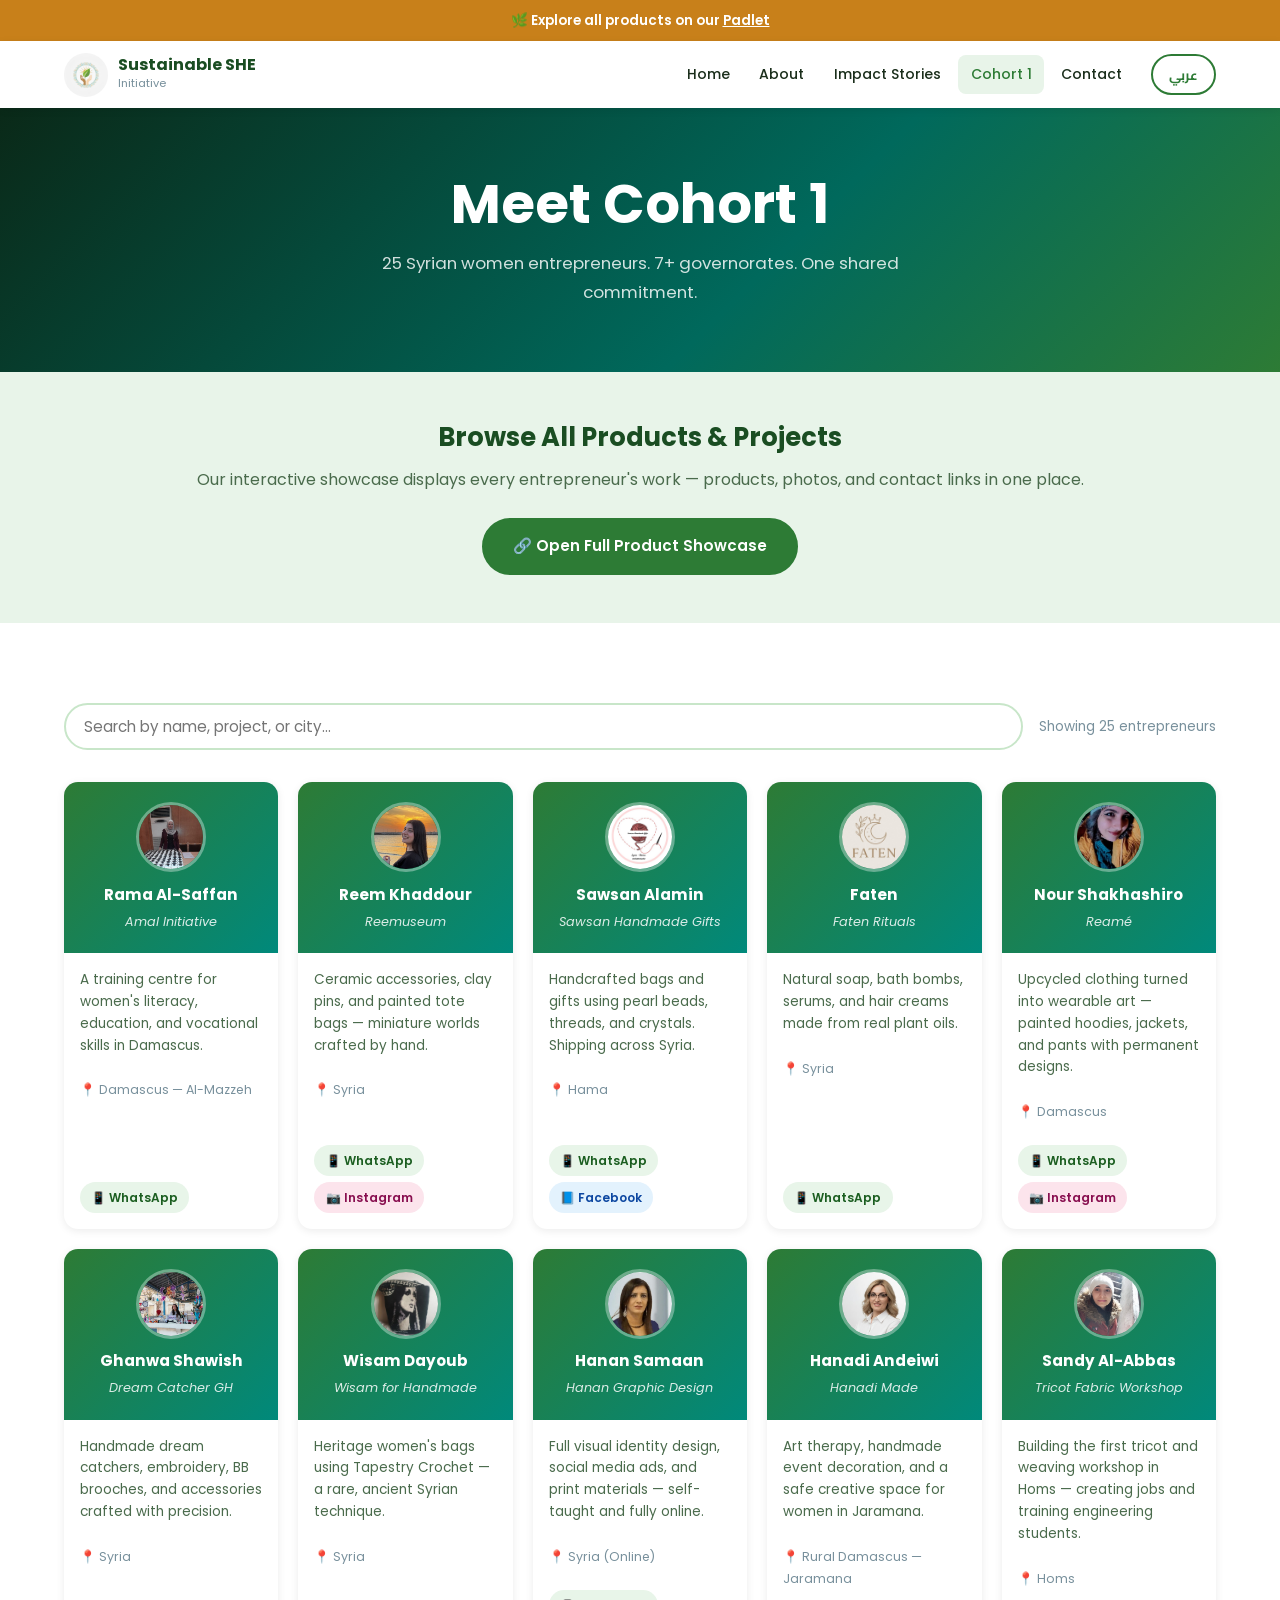
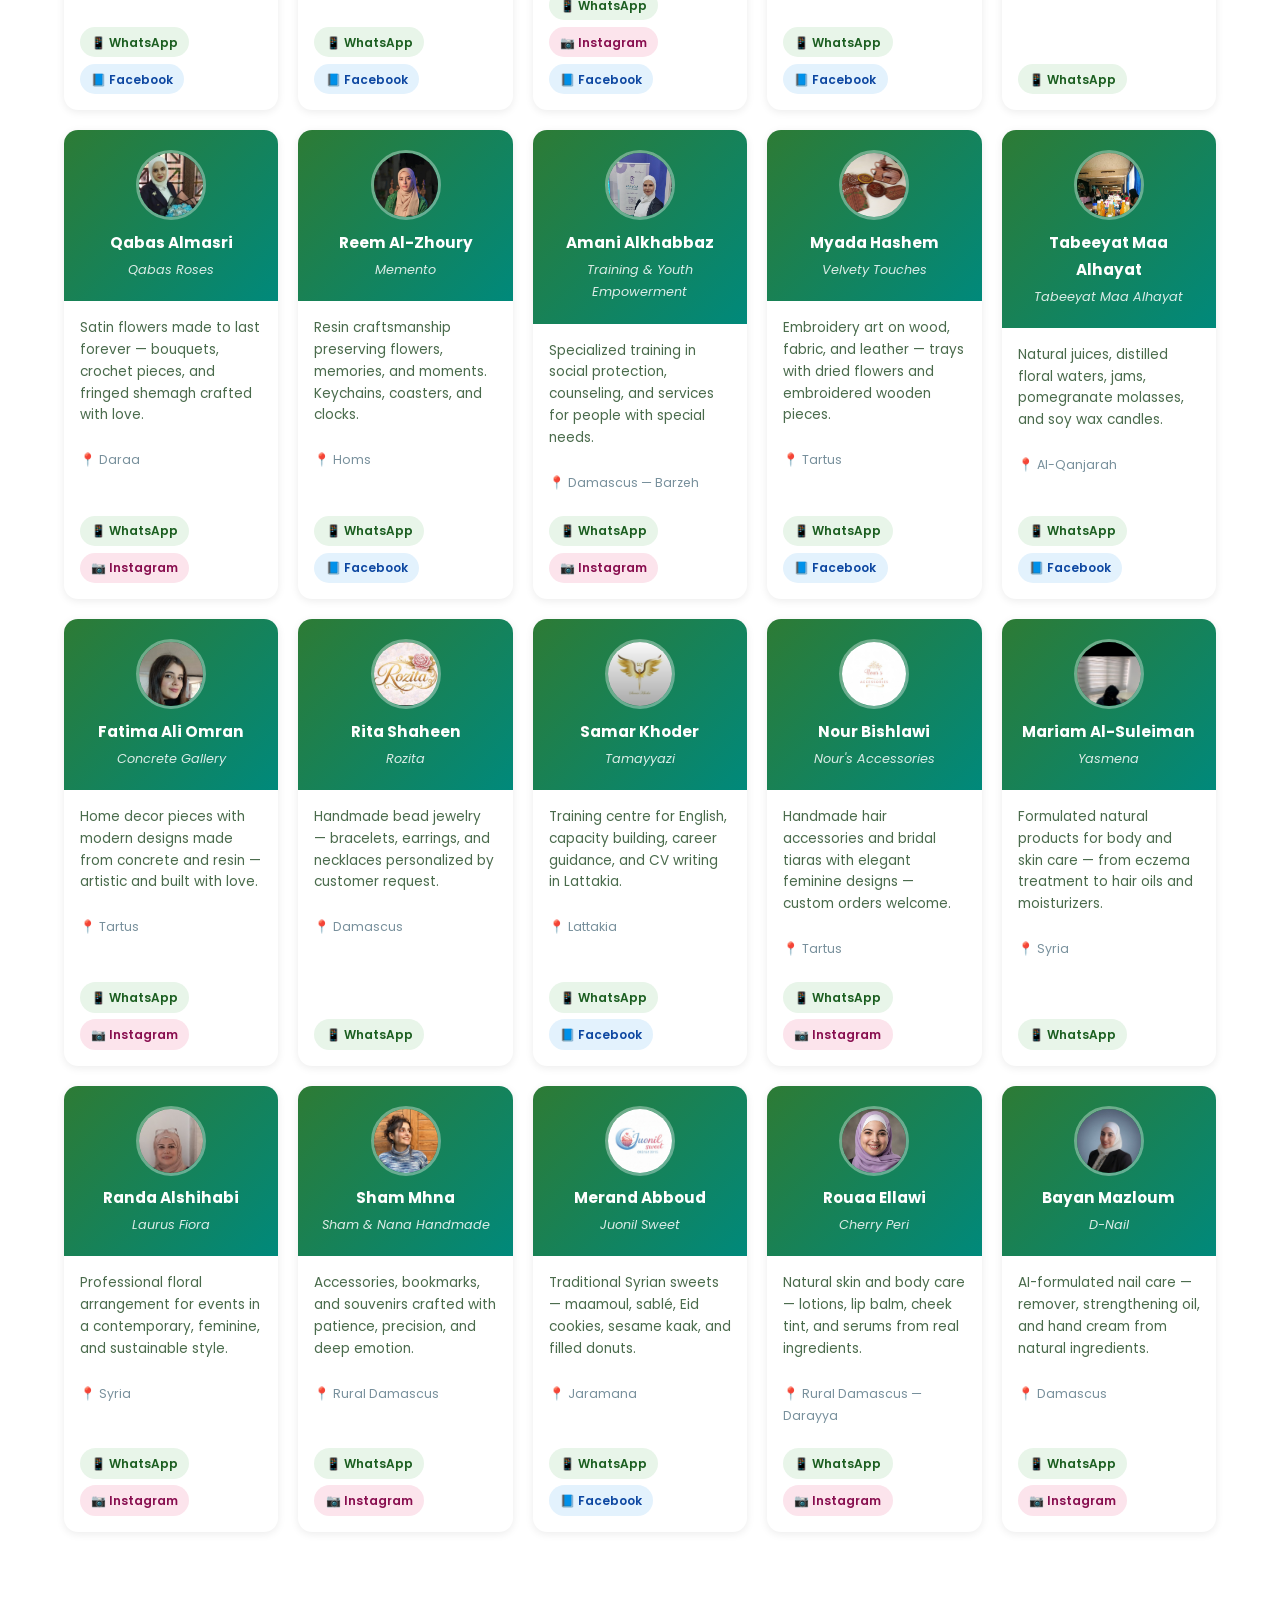
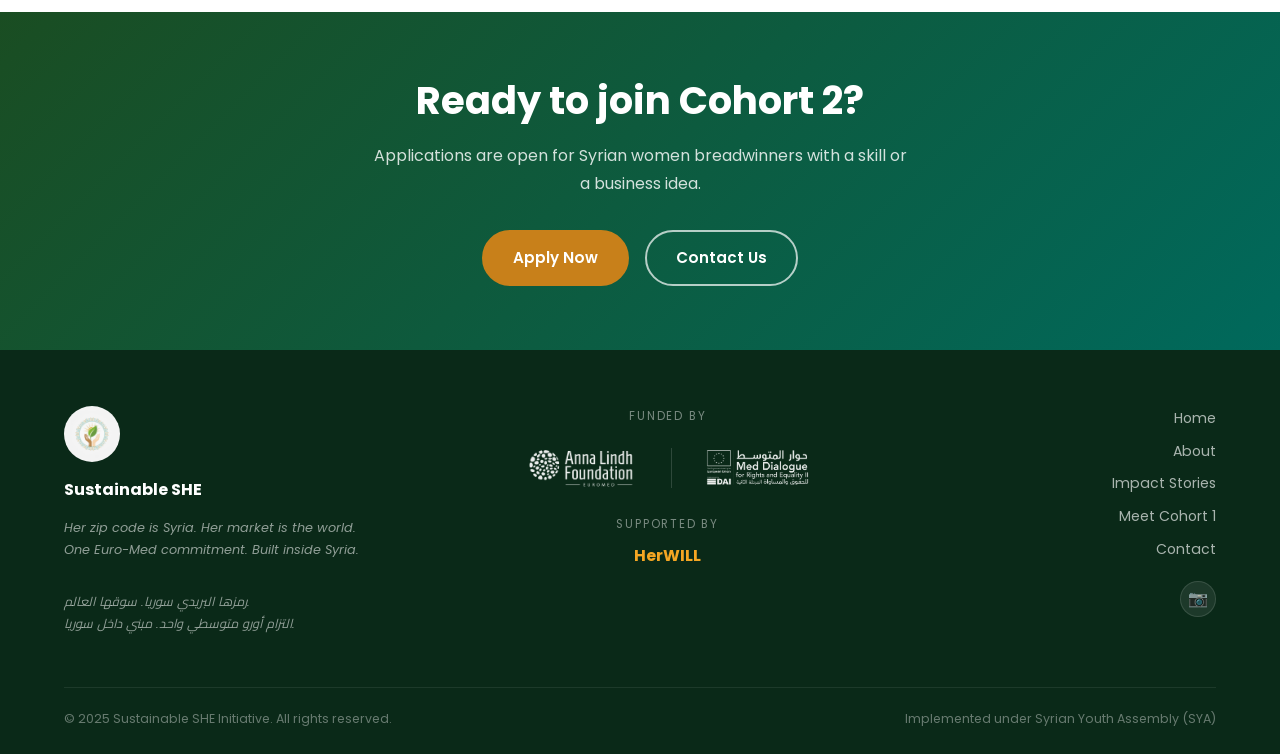
<file: cohort.html>
<!DOCTYPE html>
<html lang="en" dir="ltr">
<head>
  <meta charset="UTF-8" /><meta name="viewport" content="width=device-width, initial-scale=1.0" />
  <title>Cohort 1 — Sustainable SHE</title>
  <meta name="description" content="Meet the 25 Syrian women entrepreneurs of Sustainable SHE Cohort 1." />
  <link rel="icon" href="images/logo.jpg" type="image/jpeg" />
  <link href="https://fonts.googleapis.com/css2?family=Cairo:wght@400;600;700;800&family=Poppins:wght@400;500;600;700;800&display=swap" rel="stylesheet" />
  <link rel="stylesheet" href="css/style.css" />
  <!-- Open Graph / Social sharing -->
  <meta property="og:type"        content="website" />
  <meta property="og:site_name"   content="Sustainable SHE Initiative" />
  <meta property="og:title"       content="Meet Cohort 1 — 25 Syrian Women Entrepreneurs" />
  <meta property="og:description" content="Sustainable SHE Cohort 1: 25 Syrian women breadwinners across 7+ governorates with real products and services." />
  <meta property="og:url"         content="https://sustainableshe-2026bizqueen-herwill.github.io/SustainableSHE-C1-HerWILL/cohort.html" />
  <meta property="og:image"       content="https://sustainableshe-2026bizqueen-herwill.github.io/SustainableSHE-C1-HerWILL/images/logo.jpg" />
  <meta property="og:image:width" content="400" />
  <meta property="og:image:height"content="400" />
  <meta name="twitter:card"       content="summary" />
  <meta name="twitter:title"      content="Meet Cohort 1 — 25 Syrian Women Entrepreneurs" />
  <meta name="twitter:description"content="Sustainable SHE Cohort 1: 25 Syrian women breadwinners across 7+ governorates with real products and services." />
  <meta name="twitter:image"      content="https://sustainableshe-2026bizqueen-herwill.github.io/SustainableSHE-C1-HerWILL/images/logo.jpg" />
</head>
<body class="ltr">
<div class="announcement-bar">
  <span class="en-text">🌿 Explore all products on our <a href="https://padlet.com/bshemeans/SustainablesheC1" target="_blank" rel="noopener">Padlet</a></span>
  <span class="ar-text">🌿 استعرضي كل المنتجات على <a href="https://padlet.com/bshemeans/SustainablesheC1" target="_blank" rel="noopener">بادلت</a></span>
</div>
<nav class="navbar">
  <div class="navbar-inner">
    <a href="index.html" class="navbar-brand">
      <img src="images/logo.jpg" alt="Sustainable SHE" class="navbar-logo" />
      <div><div class="navbar-site-name">Sustainable SHE</div><div class="navbar-site-sub en-text">Initiative</div><div class="navbar-site-sub ar-text">المبادرة</div></div>
    </a>
    <div class="navbar-menu">
      <a href="index.html" class="nav-link"><span class="en-text">Home</span><span class="ar-text">الرئيسية</span></a>
      <a href="about.html" class="nav-link"><span class="en-text">About</span><span class="ar-text">عن المبادرة</span></a>
      <a href="impact.html" class="nav-link"><span class="en-text">Impact Stories</span><span class="ar-text">قصص التأثير</span></a>
      <a href="cohort.html" class="nav-link"><span class="en-text">Cohort 1</span><span class="ar-text">ريادياتنا</span></a>
      <a href="contact.html" class="nav-link"><span class="en-text">Contact</span><span class="ar-text">تواصلي معنا</span></a>
      <button class="lang-toggle" id="langToggle">عربي</button>
    </div>
    <button class="hamburger" id="hamburger"><span></span><span></span><span></span></button>
  </div>
</nav>
<div class="mobile-nav" id="mobileNav">
  <button class="mobile-nav-close" id="mobileNavClose">✕</button>
  <a href="index.html" class="nav-link"><span class="en-text">Home</span><span class="ar-text">الرئيسية</span></a>
  <a href="about.html" class="nav-link"><span class="en-text">About</span><span class="ar-text">عن المبادرة</span></a>
  <a href="impact.html" class="nav-link"><span class="en-text">Impact Stories</span><span class="ar-text">قصص التأثير</span></a>
  <a href="cohort.html" class="nav-link"><span class="en-text">Cohort 1</span><span class="ar-text">ريادياتنا</span></a>
  <a href="contact.html" class="nav-link"><span class="en-text">Contact</span><span class="ar-text">تواصلي معنا</span></a>
  <button class="lang-toggle" id="mobileLangToggle">عربي</button>
</div>

<section class="page-hero">
  <div class="container">
    <h1><span class="en-text">Meet Cohort 1</span><span class="ar-text">تعرفي على الكوهرت الأولى</span></h1>
    <p class="subtitle"><span class="en-text">25 Syrian women entrepreneurs. 7+ governorates. One shared commitment.</span><span class="ar-text">25 رائدة أعمال سورية. أكثر من 7 محافظات. التزام مشترك واحد.</span></p>
  </div>
</section>

<!-- PADLET SECTION -->
<section class="padlet-section">
  <div class="container">
    <h3><span class="en-text">Browse All Products &amp; Projects</span><span class="ar-text">استعرضي كل المنتجات والمشاريع</span></h3>
    <p><span class="en-text">Our interactive showcase displays every entrepreneur's work — products, photos, and contact links in one place.</span><span class="ar-text">عرضنا التفاعلي يُظهر عمل كل رائدة — منتجات وصور وروابط تواصل في مكان واحد.</span></p>
    <a href="https://padlet.com/bshemeans/SustainablesheC1" target="_blank" rel="noopener" class="btn btn-primary">
      <span class="en-text">🔗 Open Full Product Showcase</span>
      <span class="ar-text">🔗 افتحي عرض المنتجات الكامل</span>
    </a>
  </div>
</section>

<!-- FILTER + GRID -->
<section class="section">
  <div class="container">
    <div class="filter-bar">
      <input type="text" id="searchBox" class="search-box"
        placeholder="Search by name, project, or city…"
        aria-label="Search entrepreneurs" />
      <span class="results-count" id="cardCount">Showing 25 entrepreneurs</span>
    </div>
    <div id="cohortGrid" class="grid-5">
      <!-- Rendered by JS -->
    </div>
  </div>
</section>

<section class="cta-section">
  <div class="container">
    <h2><span class="en-text">Ready to join Cohort 2?</span><span class="ar-text">مستعدة للانضمام إلى الكوهرت الثاني؟</span></h2>
    <p><span class="en-text">Applications are open for Syrian women breadwinners with a skill or a business idea.</span><span class="ar-text">التسجيل مفتوح للمرأة السورية المعيلة التي لديها مهارة أو فكرة أعمال.</span></p>
    <div class="cta-buttons">
      <a href="https://forms.gle/3joATj8JVJ9GvSSq5" target="_blank" rel="noopener" class="btn btn-gold"><span class="en-text">Apply Now</span><span class="ar-text">قدمي الآن</span></a>
      <a href="contact.html" class="btn btn-outline"><span class="en-text">Contact Us</span><span class="ar-text">تواصلي معنا</span></a>
    </div>
  </div>
</section>

<footer class="footer">
  <div class="container">
    <div class="footer-grid">
      <div class="footer-brand">
        <img src="images/logo.jpg" alt="Sustainable SHE" class="footer-logo" />
        <div class="footer-name">Sustainable SHE</div>
        <p class="footer-slogans">Her zip code is Syria. Her market is the world.<br/>One Euro-Med commitment. Built inside Syria.</p>
        <p class="footer-slogans" style="margin-top:0.25rem;">رمزها البريدي سوريا. سوقها العالم.<br/>التزام أورو متوسطي واحد. مبني داخل سوريا.</p>
      </div>
      <div class="footer-funders">
        <div class="funders-label"><span class="en-text">Funded by</span><span class="ar-text">ممولة من</span></div>
        <div class="funders-row">
          <div class="funder-item"><img src="images/alf-logo.png" alt="Anna Lindh Foundation" class="funder-logo-img" /></div>
          <div class="funder-divider"></div>
          <div class="funder-item"><img src="images/mdre-logo.png" alt="Med Dialogue" class="funder-logo-img" /></div>
        </div>
        <div class="footer-support-label"><span class="en-text">Supported by</span><span class="ar-text">مدعومة من</span></div>
        <a href="https://www.herwill.org/about-herwill" target="_blank" rel="noopener" class="herwill-link">HerWILL</a>
      </div>
      <div class="footer-links">
        <a href="index.html" class="footer-link"><span class="en-text">Home</span><span class="ar-text">الرئيسية</span></a>
        <a href="about.html" class="footer-link"><span class="en-text">About</span><span class="ar-text">عن المبادرة</span></a>
        <a href="impact.html" class="footer-link"><span class="en-text">Impact Stories</span><span class="ar-text">قصص التأثير</span></a>
        <a href="cohort.html" class="footer-link"><span class="en-text">Meet Cohort 1</span><span class="ar-text">ريادياتنا</span></a>
        <a href="contact.html" class="footer-link"><span class="en-text">Contact</span><span class="ar-text">تواصلي معنا</span></a>
        <div class="footer-socials"><a href="https://www.instagram.com/bizqueen2026" target="_blank" rel="noopener" aria-label="Instagram">📷</a></div>
      </div>
    </div>
    <div class="footer-divider"></div>
    <div class="footer-bottom">
      <span>© 2025 Sustainable SHE Initiative. All rights reserved.</span>
      <span><span class="en-text">Implemented under Syrian Youth Assembly (SYA)</span><span class="ar-text">مُنفَّذة تحت مظلة الجمعية السورية للشباب</span></span>
    </div>
  </div>
</footer>
<button id="scrollTop" aria-label="Back to top">↑</button>
<script src="js/data.js"></script>
<script src="js/main.js"></script>
</body>
</html>
</file>
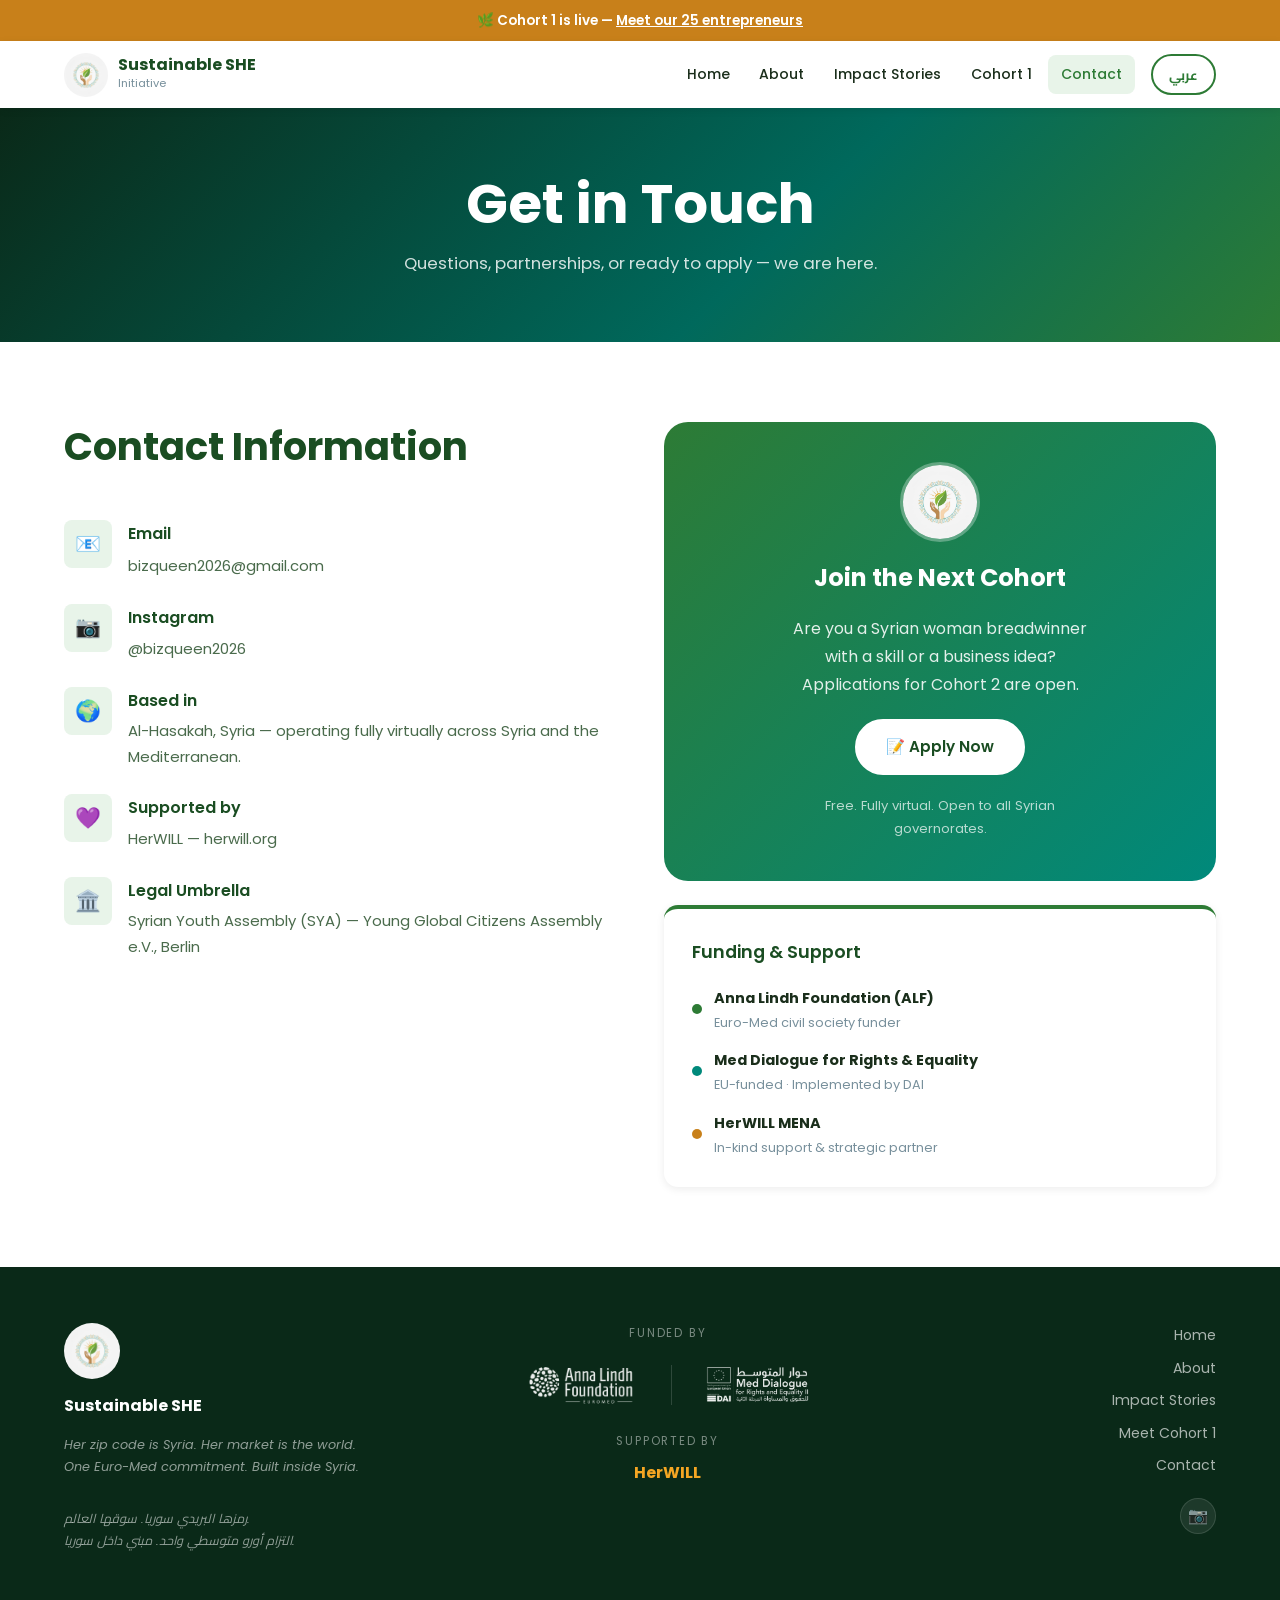
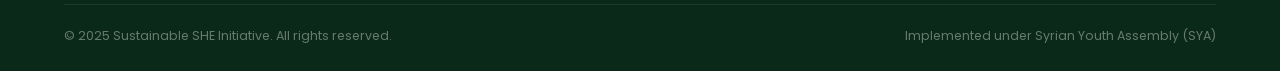
<file: contact.html>
<!DOCTYPE html>
<html lang="en" dir="ltr">
<head>
  <meta charset="UTF-8" /><meta name="viewport" content="width=device-width, initial-scale=1.0" />
  <title>Contact — Sustainable SHE</title>
  <link rel="icon" href="images/logo.jpg" type="image/jpeg" />
  <link href="https://fonts.googleapis.com/css2?family=Cairo:wght@400;600;700;800&family=Poppins:wght@400;500;600;700;800&display=swap" rel="stylesheet" />
  <link rel="stylesheet" href="css/style.css" />
  <!-- Open Graph / Social sharing -->
  <meta property="og:type"        content="website" />
  <meta property="og:site_name"   content="Sustainable SHE Initiative" />
  <meta property="og:title"       content="Contact — Sustainable SHE Initiative" />
  <meta property="og:description" content="Get in touch, apply for Cohort 2, or learn about partnership opportunities." />
  <meta property="og:url"         content="https://sustainableshe-2026bizqueen-herwill.github.io/SustainableSHE-C1-HerWILL/contact.html" />
  <meta property="og:image"       content="https://sustainableshe-2026bizqueen-herwill.github.io/SustainableSHE-C1-HerWILL/images/logo.jpg" />
  <meta property="og:image:width" content="400" />
  <meta property="og:image:height"content="400" />
  <meta name="twitter:card"       content="summary" />
  <meta name="twitter:title"      content="Contact — Sustainable SHE Initiative" />
  <meta name="twitter:description"content="Get in touch, apply for Cohort 2, or learn about partnership opportunities." />
  <meta name="twitter:image"      content="https://sustainableshe-2026bizqueen-herwill.github.io/SustainableSHE-C1-HerWILL/images/logo.jpg" />
</head>
<body class="ltr">
<div class="announcement-bar">
  <span class="en-text">🌿 Cohort 1 is live — <a href="cohort.html">Meet our 25 entrepreneurs</a></span>
  <span class="ar-text">🌿 الكوهرت الأولى في الهواء — <a href="cohort.html">تعرفي على ريادياتنا الـ 25</a></span>
</div>
<nav class="navbar">
  <div class="navbar-inner">
    <a href="index.html" class="navbar-brand">
      <img src="images/logo.jpg" alt="Sustainable SHE" class="navbar-logo" />
      <div><div class="navbar-site-name">Sustainable SHE</div><div class="navbar-site-sub en-text">Initiative</div><div class="navbar-site-sub ar-text">المبادرة</div></div>
    </a>
    <div class="navbar-menu">
      <a href="index.html" class="nav-link"><span class="en-text">Home</span><span class="ar-text">الرئيسية</span></a>
      <a href="about.html" class="nav-link"><span class="en-text">About</span><span class="ar-text">عن المبادرة</span></a>
      <a href="impact.html" class="nav-link"><span class="en-text">Impact Stories</span><span class="ar-text">قصص التأثير</span></a>
      <a href="cohort.html" class="nav-link"><span class="en-text">Cohort 1</span><span class="ar-text">ريادياتنا</span></a>
      <a href="contact.html" class="nav-link"><span class="en-text">Contact</span><span class="ar-text">تواصلي معنا</span></a>
      <button class="lang-toggle" id="langToggle">عربي</button>
    </div>
    <button class="hamburger" id="hamburger"><span></span><span></span><span></span></button>
  </div>
</nav>
<div class="mobile-nav" id="mobileNav">
  <button class="mobile-nav-close" id="mobileNavClose">✕</button>
  <a href="index.html" class="nav-link"><span class="en-text">Home</span><span class="ar-text">الرئيسية</span></a>
  <a href="about.html" class="nav-link"><span class="en-text">About</span><span class="ar-text">عن المبادرة</span></a>
  <a href="impact.html" class="nav-link"><span class="en-text">Impact Stories</span><span class="ar-text">قصص التأثير</span></a>
  <a href="cohort.html" class="nav-link"><span class="en-text">Cohort 1</span><span class="ar-text">ريادياتنا</span></a>
  <a href="contact.html" class="nav-link"><span class="en-text">Contact</span><span class="ar-text">تواصلي معنا</span></a>
  <button class="lang-toggle" id="mobileLangToggle">عربي</button>
</div>

<section class="page-hero">
  <div class="container">
    <h1><span class="en-text">Get in Touch</span><span class="ar-text">تواصلي معنا</span></h1>
    <p class="subtitle"><span class="en-text">Questions, partnerships, or ready to apply — we are here.</span><span class="ar-text">أسئلة، شراكات، أو مستعدة للتقديم — نحن هنا.</span></p>
  </div>
</section>

<section class="section">
  <div class="container">
    <div class="contact-split">
      <!-- Contact Info -->
      <div class="contact-items">
        <h2 style="color:var(--green-dark); margin-bottom:1.5rem;">
          <span class="en-text">Contact Information</span>
          <span class="ar-text">معلومات التواصل</span>
        </h2>

        <div class="c-item">
          <div class="c-icon">📧</div>
          <div class="c-info">
            <h4><span class="en-text">Email</span><span class="ar-text">البريد الإلكتروني</span></h4>
            <a href="mailto:bizqueen2026@gmail.com">bizqueen2026@gmail.com</a>
          </div>
        </div>

        <div class="c-item">
          <div class="c-icon">📷</div>
          <div class="c-info">
            <h4>Instagram</h4>
            <a href="https://www.instagram.com/bizqueen2026" target="_blank" rel="noopener">@bizqueen2026</a>
          </div>
        </div>

        <div class="c-item">
          <div class="c-icon">🌍</div>
          <div class="c-info">
            <h4><span class="en-text">Based in</span><span class="ar-text">مقرنا</span></h4>
            <p><span class="en-text">Al-Hasakah, Syria — operating fully virtually across Syria and the Mediterranean.</span><span class="ar-text">الحسكة، سوريا — نعمل بشكل افتراضي كامل عبر سوريا ومنطقة المتوسط.</span></p>
          </div>
        </div>

        <div class="c-item">
          <div class="c-icon">💜</div>
          <div class="c-info">
            <h4><span class="en-text">Supported by</span><span class="ar-text">مدعومة من</span></h4>
            <a href="https://www.herwill.org/about-herwill" target="_blank" rel="noopener">HerWILL — herwill.org</a>
          </div>
        </div>

        <div class="c-item">
          <div class="c-icon">🏛️</div>
          <div class="c-info">
            <h4><span class="en-text">Legal Umbrella</span><span class="ar-text">المظلة القانونية</span></h4>
            <p><span class="en-text">Syrian Youth Assembly (SYA) — Young Global Citizens Assembly e.V., Berlin</span><span class="ar-text">الجمعية السورية للشباب — مسجلة في برلين</span></p>
          </div>
        </div>
      </div>

      <!-- Apply Panel -->
      <div>
        <div class="join-panel">
          <img src="images/logo.jpg" alt="Sustainable SHE" style="width:80px; height:80px; border-radius:50%; object-fit:cover; border:3px solid rgba(255,255,255,0.3);" />
          <h3><span class="en-text">Join the Next Cohort</span><span class="ar-text">انضمي إلى الكوهرت القادم</span></h3>
          <p><span class="en-text">Are you a Syrian woman breadwinner with a skill or a business idea? Applications for Cohort 2 are open.</span><span class="ar-text">هل أنت امرأة سورية معيلة لديها مهارة أو فكرة أعمال؟ التسجيل للكوهرت الثاني مفتوح.</span></p>
          <a href="https://forms.gle/3joATj8JVJ9GvSSq5" target="_blank" rel="noopener" class="btn btn-white">
            <span class="en-text">📝 Apply Now</span>
            <span class="ar-text">📝 قدمي الآن</span>
          </a>
          <p style="font-size:0.82rem; color:rgba(255,255,255,0.7); margin:0;">
            <span class="en-text">Free. Fully virtual. Open to all Syrian governorates.</span>
            <span class="ar-text">مجاناً. افتراضي بالكامل. مفتوح لجميع المحافظات السورية.</span>
          </p>
        </div>

        <!-- Partners block -->
        <div class="pillar-card" style="margin-top:1.5rem;">
          <h4 style="color:var(--green-dark); margin-bottom:1rem;"><span class="en-text">Funding & Support</span><span class="ar-text">التمويل والدعم</span></h4>
          <div style="display:flex; flex-direction:column; gap:0.75rem;">
            <div style="display:flex; gap:0.75rem; align-items:center;">
              <div style="width:10px; height:10px; border-radius:50%; background:var(--green-primary); flex-shrink:0;"></div>
              <div>
                <strong style="font-size:0.9rem; color:var(--text-primary);">Anna Lindh Foundation (ALF)</strong>
                <p style="font-size:0.8rem; margin:0; color:var(--text-muted);"><span class="en-text">Euro-Med civil society funder</span><span class="ar-text">ممول المجتمع المدني الأورو متوسطي</span></p>
              </div>
            </div>
            <div style="display:flex; gap:0.75rem; align-items:center;">
              <div style="width:10px; height:10px; border-radius:50%; background:var(--teal); flex-shrink:0;"></div>
              <div>
                <strong style="font-size:0.9rem; color:var(--text-primary);">Med Dialogue for Rights &amp; Equality</strong>
                <p style="font-size:0.8rem; margin:0; color:var(--text-muted);"><span class="en-text">EU-funded · Implemented by DAI</span><span class="ar-text">ممول من الاتحاد الأوروبي · تنفيذ DAI</span></p>
              </div>
            </div>
            <div style="display:flex; gap:0.75rem; align-items:center;">
              <div style="width:10px; height:10px; border-radius:50%; background:var(--gold); flex-shrink:0;"></div>
              <div>
                <strong style="font-size:0.9rem; color:var(--text-primary);"><a href="https://www.herwill.org/about-herwill" target="_blank" rel="noopener" style="color:inherit;">HerWILL MENA</a></strong>
                <p style="font-size:0.8rem; margin:0; color:var(--text-muted);"><span class="en-text">In-kind support & strategic partner</span><span class="ar-text">دعم عيني وشريك استراتيجي</span></p>
              </div>
            </div>
          </div>
        </div>
      </div>
    </div>
  </div>
</section>

<footer class="footer">
  <div class="container">
    <div class="footer-grid">
      <div class="footer-brand">
        <img src="images/logo.jpg" alt="Sustainable SHE" class="footer-logo" />
        <div class="footer-name">Sustainable SHE</div>
        <p class="footer-slogans">Her zip code is Syria. Her market is the world.<br/>One Euro-Med commitment. Built inside Syria.</p>
        <p class="footer-slogans" style="margin-top:0.25rem;">رمزها البريدي سوريا. سوقها العالم.<br/>التزام أورو متوسطي واحد. مبني داخل سوريا.</p>
      </div>
      <div class="footer-funders">
        <div class="funders-label"><span class="en-text">Funded by</span><span class="ar-text">ممولة من</span></div>
        <div class="funders-row">
          <div class="funder-item"><img src="images/alf-logo.png" alt="Anna Lindh Foundation" class="funder-logo-img" /></div>
          <div class="funder-divider"></div>
          <div class="funder-item"><img src="images/mdre-logo.png" alt="Med Dialogue" class="funder-logo-img" /></div>
        </div>
        <div class="footer-support-label"><span class="en-text">Supported by</span><span class="ar-text">مدعومة من</span></div>
        <a href="https://www.herwill.org/about-herwill" target="_blank" rel="noopener" class="herwill-link">HerWILL</a>
      </div>
      <div class="footer-links">
        <a href="index.html" class="footer-link"><span class="en-text">Home</span><span class="ar-text">الرئيسية</span></a>
        <a href="about.html" class="footer-link"><span class="en-text">About</span><span class="ar-text">عن المبادرة</span></a>
        <a href="impact.html" class="footer-link"><span class="en-text">Impact Stories</span><span class="ar-text">قصص التأثير</span></a>
        <a href="cohort.html" class="footer-link"><span class="en-text">Meet Cohort 1</span><span class="ar-text">ريادياتنا</span></a>
        <a href="contact.html" class="footer-link"><span class="en-text">Contact</span><span class="ar-text">تواصلي معنا</span></a>
        <div class="footer-socials"><a href="https://www.instagram.com/bizqueen2026" target="_blank" rel="noopener" aria-label="Instagram">📷</a></div>
      </div>
    </div>
    <div class="footer-divider"></div>
    <div class="footer-bottom">
      <span>© 2025 Sustainable SHE Initiative. All rights reserved.</span>
      <span><span class="en-text">Implemented under Syrian Youth Assembly (SYA)</span><span class="ar-text">مُنفَّذة تحت مظلة الجمعية السورية للشباب</span></span>
    </div>
  </div>
</footer>
<button id="scrollTop" aria-label="Back to top">↑</button>
<script src="js/main.js"></script>
</body>
</html>
</file>
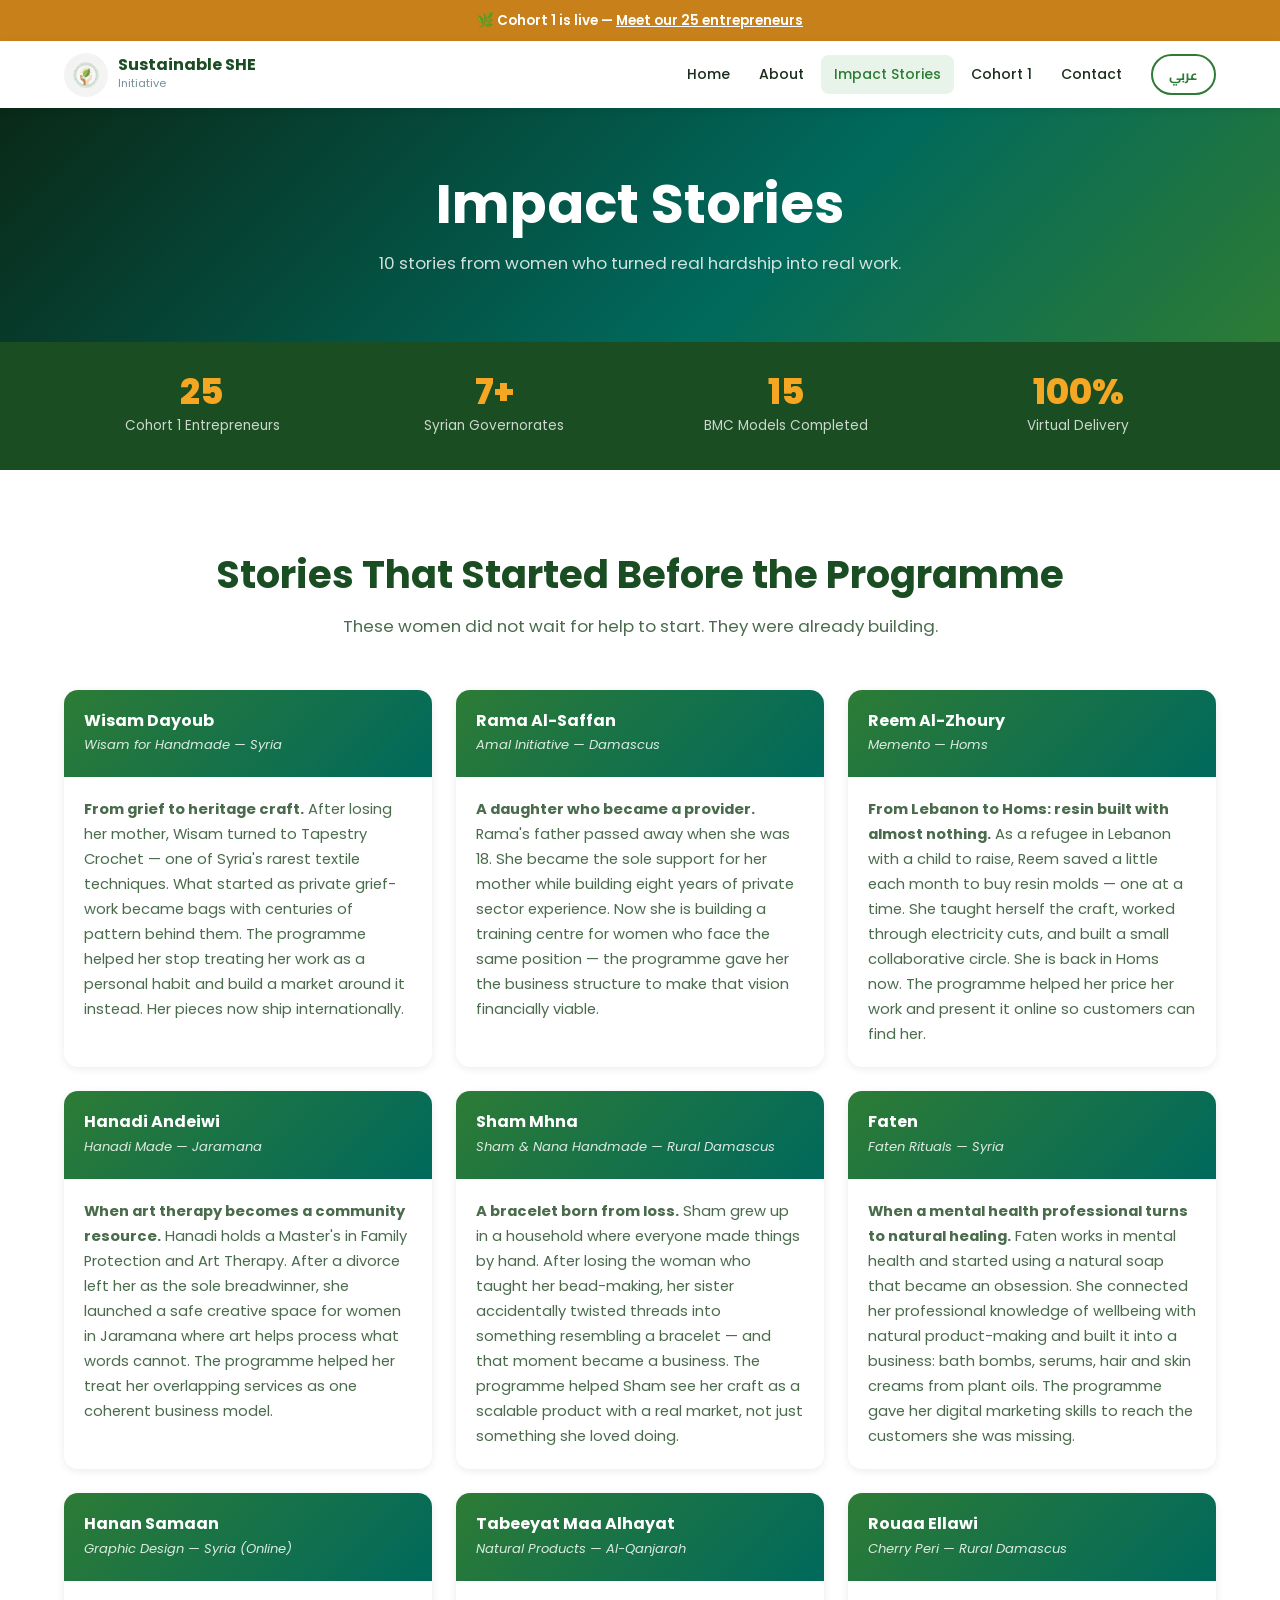
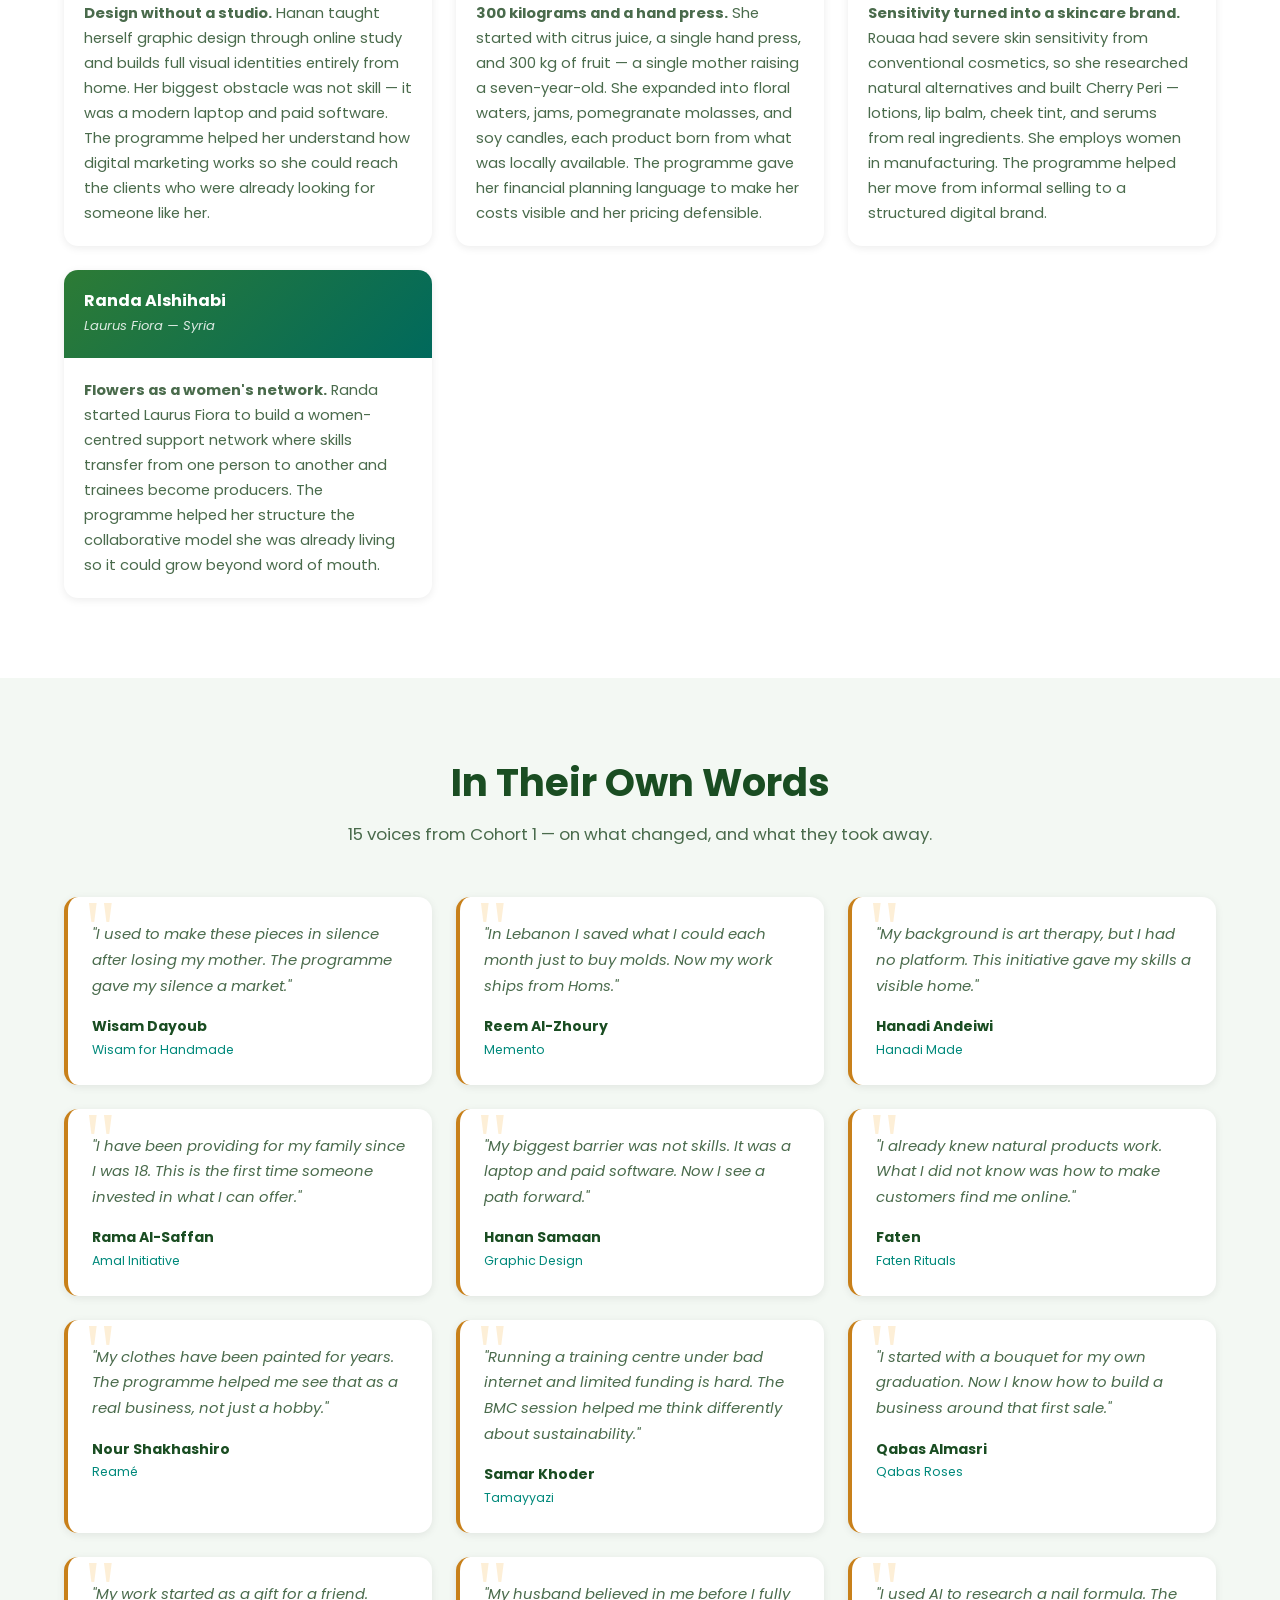
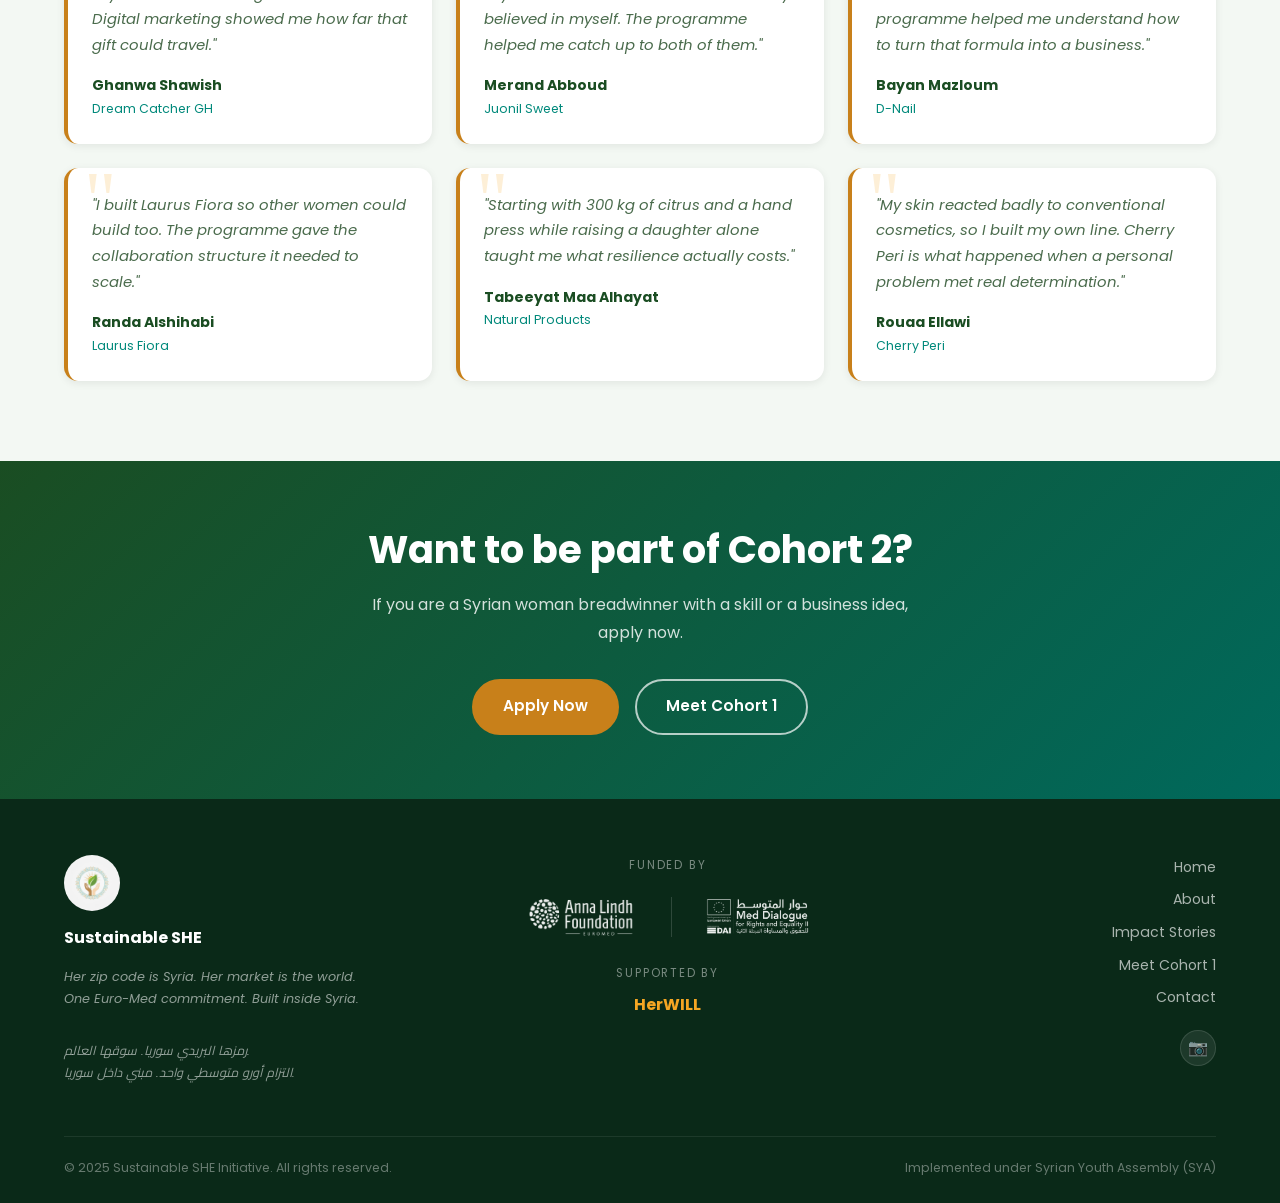
<file: impact.html>
<!DOCTYPE html>
<html lang="en" dir="ltr">
<head>
  <meta charset="UTF-8" /><meta name="viewport" content="width=device-width, initial-scale=1.0" />
  <title>Impact Stories — Sustainable SHE</title>
  <link rel="icon" href="images/logo.jpg" type="image/jpeg" />
  <link href="https://fonts.googleapis.com/css2?family=Cairo:wght@400;600;700;800&family=Poppins:wght@400;500;600;700;800&display=swap" rel="stylesheet" />
  <link rel="stylesheet" href="css/style.css" />
  <style>
    .testimonials-grid { display: grid; grid-template-columns: repeat(auto-fill, minmax(290px, 1fr)); gap: 1.5rem; }
  </style>
  <!-- Open Graph / Social sharing -->
  <meta property="og:type"        content="website" />
  <meta property="og:site_name"   content="Sustainable SHE Initiative" />
  <meta property="og:title"       content="Impact Stories — Sustainable SHE" />
  <meta property="og:description" content="10 real stories from Syrian women entrepreneurs who turned hardship into work." />
  <meta property="og:url"         content="https://sustainableshe-2026bizqueen-herwill.github.io/SustainableSHE-C1-HerWILL/impact.html" />
  <meta property="og:image"       content="https://sustainableshe-2026bizqueen-herwill.github.io/SustainableSHE-C1-HerWILL/images/logo.jpg" />
  <meta property="og:image:width" content="400" />
  <meta property="og:image:height"content="400" />
  <meta name="twitter:card"       content="summary" />
  <meta name="twitter:title"      content="Impact Stories — Sustainable SHE" />
  <meta name="twitter:description"content="10 real stories from Syrian women entrepreneurs who turned hardship into work." />
  <meta name="twitter:image"      content="https://sustainableshe-2026bizqueen-herwill.github.io/SustainableSHE-C1-HerWILL/images/logo.jpg" />
</head>
<body class="ltr">
<div class="announcement-bar">
  <span class="en-text">🌿 Cohort 1 is live — <a href="cohort.html">Meet our 25 entrepreneurs</a></span>
  <span class="ar-text">🌿 الكوهرت الأولى في الهواء — <a href="cohort.html">تعرفي على ريادياتنا الـ 25</a></span>
</div>
<nav class="navbar">
  <div class="navbar-inner">
    <a href="index.html" class="navbar-brand">
      <img src="images/logo.jpg" alt="Sustainable SHE" class="navbar-logo" />
      <div><div class="navbar-site-name">Sustainable SHE</div><div class="navbar-site-sub en-text">Initiative</div><div class="navbar-site-sub ar-text">المبادرة</div></div>
    </a>
    <div class="navbar-menu">
      <a href="index.html" class="nav-link"><span class="en-text">Home</span><span class="ar-text">الرئيسية</span></a>
      <a href="about.html" class="nav-link"><span class="en-text">About</span><span class="ar-text">عن المبادرة</span></a>
      <a href="impact.html" class="nav-link"><span class="en-text">Impact Stories</span><span class="ar-text">قصص التأثير</span></a>
      <a href="cohort.html" class="nav-link"><span class="en-text">Cohort 1</span><span class="ar-text">ريادياتنا</span></a>
      <a href="contact.html" class="nav-link"><span class="en-text">Contact</span><span class="ar-text">تواصلي معنا</span></a>
      <button class="lang-toggle" id="langToggle">عربي</button>
    </div>
    <button class="hamburger" id="hamburger"><span></span><span></span><span></span></button>
  </div>
</nav>
<div class="mobile-nav" id="mobileNav">
  <button class="mobile-nav-close" id="mobileNavClose">✕</button>
  <a href="index.html" class="nav-link"><span class="en-text">Home</span><span class="ar-text">الرئيسية</span></a>
  <a href="about.html" class="nav-link"><span class="en-text">About</span><span class="ar-text">عن المبادرة</span></a>
  <a href="impact.html" class="nav-link"><span class="en-text">Impact Stories</span><span class="ar-text">قصص التأثير</span></a>
  <a href="cohort.html" class="nav-link"><span class="en-text">Cohort 1</span><span class="ar-text">ريادياتنا</span></a>
  <a href="contact.html" class="nav-link"><span class="en-text">Contact</span><span class="ar-text">تواصلي معنا</span></a>
  <button class="lang-toggle" id="mobileLangToggle">عربي</button>
</div>

<section class="page-hero">
  <div class="container">
    <h1><span class="en-text">Impact Stories</span><span class="ar-text">قصص التأثير</span></h1>
    <p class="subtitle"><span class="en-text">10 stories from women who turned real hardship into real work.</span><span class="ar-text">10 قصص من نساء حوّلن صعوبات حقيقية إلى عمل حقيقي.</span></p>
  </div>
</section>

<div class="stats-bar">
  <div class="container">
    <div class="stats-grid">
      <div class="stat-item"><div class="stat-num">25</div><div class="stat-label"><span class="en-text">Cohort 1 Entrepreneurs</span><span class="ar-text">رائدة في الكوهرت الأولى</span></div></div>
      <div class="stat-item"><div class="stat-num">7+</div><div class="stat-label"><span class="en-text">Syrian Governorates</span><span class="ar-text">محافظة سورية</span></div></div>
      <div class="stat-item"><div class="stat-num">15</div><div class="stat-label"><span class="en-text">BMC Models Completed</span><span class="ar-text">نموذج أعمال مكتمل</span></div></div>
      <div class="stat-item"><div class="stat-num">100%</div><div class="stat-label"><span class="en-text">Virtual Delivery</span><span class="ar-text">تنفيذ رقمي</span></div></div>
    </div>
  </div>
</div>

<!-- 10 STORIES -->
<section class="section">
  <div class="container">
    <div class="section-header">
      <h2><span class="en-text">Stories That Started Before the Programme</span><span class="ar-text">قصص بدأت قبل البرنامج</span></h2>
      <p class="subtitle"><span class="en-text">These women did not wait for help to start. They were already building.</span><span class="ar-text">هؤلاء النساء لم ينتظرن المساعدة للبدء. كنّ يبنين بالفعل.</span></p>
    </div>
    <div class="grid-2">

      <div class="story-card card-fade">
        <div class="story-head"><h3>Wisam Dayoub</h3><div class="project">Wisam for Handmade — Syria</div></div>
        <div class="story-body"><p>
          <span class="en-text"><strong>From grief to heritage craft.</strong> After losing her mother, Wisam turned to Tapestry Crochet — one of Syria's rarest textile techniques. What started as private grief-work became bags with centuries of pattern behind them. The programme helped her stop treating her work as a personal habit and build a market around it instead. Her pieces now ship internationally.</span>
          <span class="ar-text"><strong>من الحزن إلى الحرفة التراثية.</strong> بعد فقدان والدتها، لجأت وسام إلى تقنية تابيستري كروشيه — من أندر أساليب النسيج السورية. تحوّل ما بدأ كحزن خاص إلى حقائب تحمل قروناً من الأنماط. ساعدها البرنامج على بناء سوق حقيقية. قطعها تُشحن دولياً الآن.</span>
        </p></div>
      </div>

      <div class="story-card card-fade">
        <div class="story-head"><h3>Rama Al-Saffan</h3><div class="project">Amal Initiative — Damascus</div></div>
        <div class="story-body"><p>
          <span class="en-text"><strong>A daughter who became a provider.</strong> Rama's father passed away when she was 18. She became the sole support for her mother while building eight years of private sector experience. Now she is building a training centre for women who face the same position — the programme gave her the business structure to make that vision financially viable.</span>
          <span class="ar-text"><strong>ابنة صارت معيلة.</strong> رحل والد رما حين كانت في الثامنة عشرة. أصبحت الدعم الوحيد لأمها بينما بنت ثماني سنوات من خبرة القطاع الخاص. الآن تبني مركز تدريب للنساء في نفس موقفها. أعطاها البرنامج البنية الأعمالية لجعل هذه الرؤية قابلة للتحقق مالياً.</span>
        </p></div>
      </div>

      <div class="story-card card-fade">
        <div class="story-head"><h3>Reem Al-Zhoury</h3><div class="project">Memento — Homs</div></div>
        <div class="story-body"><p>
          <span class="en-text"><strong>From Lebanon to Homs: resin built with almost nothing.</strong> As a refugee in Lebanon with a child to raise, Reem saved a little each month to buy resin molds — one at a time. She taught herself the craft, worked through electricity cuts, and built a small collaborative circle. She is back in Homs now. The programme helped her price her work and present it online so customers can find her.</span>
          <span class="ar-text"><strong>من لبنان إلى حمص: راتينج بُني بلا تقريباً شيء.</strong> كلاجئة في لبنان مع طفل، كانت ريم تدخر القليل شهرياً لشراء قالب راتينج واحد في كل مرة. علّمت نفسها الحرفة وعملت خلال انقطاع الكهرباء. عادت إلى حمص. ساعدها البرنامج على تسعير عملها وتقديمه أونلاين.</span>
        </p></div>
      </div>

      <div class="story-card card-fade">
        <div class="story-head"><h3>Hanadi Andeiwi</h3><div class="project">Hanadi Made — Jaramana</div></div>
        <div class="story-body"><p>
          <span class="en-text"><strong>When art therapy becomes a community resource.</strong> Hanadi holds a Master's in Family Protection and Art Therapy. After a divorce left her as the sole breadwinner, she launched a safe creative space for women in Jaramana where art helps process what words cannot. The programme helped her treat her overlapping services as one coherent business model.</span>
          <span class="ar-text"><strong>حين يصبح العلاج بالفن مورداً مجتمعياً.</strong> تحمل هنادي ماجستير في الحماية الأسرية والعلاج بالفن. بعد أن تركها الطلاق معيلة وحيدة، أطلقت مساحة إبداعية آمنة للنساء في جرمانا. ساعدها البرنامج على التعامل مع خدماتها المتداخلة كنموذج أعمال متماسك واحد.</span>
        </p></div>
      </div>

      <div class="story-card card-fade">
        <div class="story-head"><h3>Sham Mhna</h3><div class="project">Sham &amp; Nana Handmade — Rural Damascus</div></div>
        <div class="story-body"><p>
          <span class="en-text"><strong>A bracelet born from loss.</strong> Sham grew up in a household where everyone made things by hand. After losing the woman who taught her bead-making, her sister accidentally twisted threads into something resembling a bracelet — and that moment became a business. The programme helped Sham see her craft as a scalable product with a real market, not just something she loved doing.</span>
          <span class="ar-text"><strong>سوار وُلد من خسارة.</strong> نشأت شام في أسرة يصنع فيها الجميع الأشياء بأيديهم. بعد فقدان من علّمتها صنع الخرز، لفّت أختها بعض الخيوط وتحوّلت تلك اللحظة إلى مشروع. ساعد البرنامج شام على رؤية حرفتها كمنتج قابل للتوسع بسوق حقيقية.</span>
        </p></div>
      </div>

      <div class="story-card card-fade">
        <div class="story-head"><h3>Faten</h3><div class="project">Faten Rituals — Syria</div></div>
        <div class="story-body"><p>
          <span class="en-text"><strong>When a mental health professional turns to natural healing.</strong> Faten works in mental health and started using a natural soap that became an obsession. She connected her professional knowledge of wellbeing with natural product-making and built it into a business: bath bombs, serums, hair and skin creams from plant oils. The programme gave her digital marketing skills to reach the customers she was missing.</span>
          <span class="ar-text"><strong>حين تلجأ متخصصة الصحة النفسية إلى الشفاء الطبيعي.</strong> تعمل فاتن في الصحة النفسية وبدأت باستخدام صابون طبيعي أصبح هوساً. ربطت معرفتها المهنية بالعافية مع صناعة المنتجات الطبيعية وبنته مشروعاً. أعطاها البرنامج مهارات التسويق الرقمي للوصول للعملاء.</span>
        </p></div>
      </div>

      <div class="story-card card-fade">
        <div class="story-head"><h3>Hanan Samaan</h3><div class="project">Graphic Design — Syria (Online)</div></div>
        <div class="story-body"><p>
          <span class="en-text"><strong>Design without a studio.</strong> Hanan taught herself graphic design through online study and builds full visual identities entirely from home. Her biggest obstacle was not skill — it was a modern laptop and paid software. The programme helped her understand how digital marketing works so she could reach the clients who were already looking for someone like her.</span>
          <span class="ar-text"><strong>تصميم بلا استوديو.</strong> علّمت حنان نفسها التصميم الغرافيكي وتبني هويات بصرية كاملة من المنزل. عائقها الأكبر لم يكن المهارة بل لابتوب حديث وبرامج مدفوعة. ساعدها البرنامج على فهم التسويق الرقمي للوصول للعملاء الذين يبحثون عنها.</span>
        </p></div>
      </div>

      <div class="story-card card-fade">
        <div class="story-head"><h3>Tabeeyat Maa Alhayat</h3><div class="project">Natural Products — Al-Qanjarah</div></div>
        <div class="story-body"><p>
          <span class="en-text"><strong>300 kilograms and a hand press.</strong> She started with citrus juice, a single hand press, and 300 kg of fruit — a single mother raising a seven-year-old. She expanded into floral waters, jams, pomegranate molasses, and soy candles, each product born from what was locally available. The programme gave her financial planning language to make her costs visible and her pricing defensible.</span>
          <span class="ar-text"><strong>300 كيلوغراماً ومعصرة يدوية.</strong> بدأت بعصير الحمضيات ومعصرة واحدة و300 كيلوغرام — أم عزباء تربي ابنة بعمر سبع سنوات. توسعت في مياه زهرية ومربيات ودبس رمان وشموع. أعطاها البرنامج لغة التخطيط المالي لجعل تكاليفها مرئية وتسعيرها مبرراً.</span>
        </p></div>
      </div>

      <div class="story-card card-fade">
        <div class="story-head"><h3>Rouaa Ellawi</h3><div class="project">Cherry Peri — Rural Damascus</div></div>
        <div class="story-body"><p>
          <span class="en-text"><strong>Sensitivity turned into a skincare brand.</strong> Rouaa had severe skin sensitivity from conventional cosmetics, so she researched natural alternatives and built Cherry Peri — lotions, lip balm, cheek tint, and serums from real ingredients. She employs women in manufacturing. The programme helped her move from informal selling to a structured digital brand.</span>
          <span class="ar-text"><strong>حساسية تحوّلت إلى علامة تجارية.</strong> عانت روعة من حساسية جلدية حادة فبحثت عن بدائل طبيعية وبنت Cherry Peri — لوشن وبالم شفاه وتينت خدود وسيروم. توظف نساء. ساعدها البرنامج على الانتقال من البيع غير الرسمي إلى علامة رقمية منظمة.</span>
        </p></div>
      </div>

      <div class="story-card card-fade">
        <div class="story-head"><h3>Randa Alshihabi</h3><div class="project">Laurus Fiora — Syria</div></div>
        <div class="story-body"><p>
          <span class="en-text"><strong>Flowers as a women's network.</strong> Randa started Laurus Fiora to build a women-centred support network where skills transfer from one person to another and trainees become producers. The programme helped her structure the collaborative model she was already living so it could grow beyond word of mouth.</span>
          <span class="ar-text"><strong>الورود كشبكة نساء.</strong> بدأت رندا Laurus Fiora لبناء شبكة دعم محورها المرأة حيث تنتقل المهارات بين الأشخاص والمتدربات يصبحن منتجات. ساعدها البرنامج على هيكلة النموذج التعاوني الذي كانت تعيشه ليتمكن من النمو.</span>
        </p></div>
      </div>

    </div>
  </div>
</section>

<!-- 15 TESTIMONIALS -->
<section class="section section-alt">
  <div class="container">
    <div class="section-header">
      <h2><span class="en-text">In Their Own Words</span><span class="ar-text">بكلماتهن</span></h2>
      <p class="subtitle"><span class="en-text">15 voices from Cohort 1 — on what changed, and what they took away.</span><span class="ar-text">15 صوتاً من الكوهرت الأولى — عمّا تغير وما استفدنه.</span></p>
    </div>
    <div class="testimonials-grid">

      <div class="testimonial-card card-fade">
        <p class="testimonial-text"><span class="en-text">"I used to make these pieces in silence after losing my mother. The programme gave my silence a market."</span><span class="ar-text">"كنت أصنع هذه القطع في صمت بعد فقدان والدتي. أعطى البرنامج صمتي سوقاً."</span></p>
        <div class="testimonial-who">Wisam Dayoub</div><div class="testimonial-project">Wisam for Handmade</div>
      </div>

      <div class="testimonial-card card-fade">
        <p class="testimonial-text"><span class="en-text">"In Lebanon I saved what I could each month just to buy molds. Now my work ships from Homs."</span><span class="ar-text">"في لبنان كنت أدخر ما أستطيع كل شهر لشراء القوالب. الآن عملي يُشحن من حمص."</span></p>
        <div class="testimonial-who">Reem Al-Zhoury</div><div class="testimonial-project">Memento</div>
      </div>

      <div class="testimonial-card card-fade">
        <p class="testimonial-text"><span class="en-text">"My background is art therapy, but I had no platform. This initiative gave my skills a visible home."</span><span class="ar-text">"خلفيتي علاج بالفن، لكن لم يكن لديّ منصة. أعطت هذه المبادرة مهاراتي بيتاً مرئياً."</span></p>
        <div class="testimonial-who">Hanadi Andeiwi</div><div class="testimonial-project">Hanadi Made</div>
      </div>

      <div class="testimonial-card card-fade">
        <p class="testimonial-text"><span class="en-text">"I have been providing for my family since I was 18. This is the first time someone invested in what I can offer."</span><span class="ar-text">"أعيل أسرتي منذ كان عمري 18. هذه المرة الأولى التي يستثمر فيها أحد في ما أستطيع تقديمه."</span></p>
        <div class="testimonial-who">Rama Al-Saffan</div><div class="testimonial-project">Amal Initiative</div>
      </div>

      <div class="testimonial-card card-fade">
        <p class="testimonial-text"><span class="en-text">"My biggest barrier was not skills. It was a laptop and paid software. Now I see a path forward."</span><span class="ar-text">"عائقي الأكبر لم يكن المهارات. كان لابتوب وبرامج مدفوعة. الآن أرى طريقاً للأمام."</span></p>
        <div class="testimonial-who">Hanan Samaan</div><div class="testimonial-project">Graphic Design</div>
      </div>

      <div class="testimonial-card card-fade">
        <p class="testimonial-text"><span class="en-text">"I already knew natural products work. What I did not know was how to make customers find me online."</span><span class="ar-text">"كنت أعرف أن المنتجات الطبيعية تنجح. ما لم أكن أعرفه هو كيف أجعل العملاء يجدونني أونلاين."</span></p>
        <div class="testimonial-who">Faten</div><div class="testimonial-project">Faten Rituals</div>
      </div>

      <div class="testimonial-card card-fade">
        <p class="testimonial-text"><span class="en-text">"My clothes have been painted for years. The programme helped me see that as a real business, not just a hobby."</span><span class="ar-text">"ملابسي مطلية منذ سنوات. ساعدني البرنامج على رؤية ذلك كمشروع حقيقي، ليس مجرد هواية."</span></p>
        <div class="testimonial-who">Nour Shakhashiro</div><div class="testimonial-project">Reamé</div>
      </div>

      <div class="testimonial-card card-fade">
        <p class="testimonial-text"><span class="en-text">"Running a training centre under bad internet and limited funding is hard. The BMC session helped me think differently about sustainability."</span><span class="ar-text">"إدارة مركز تدريب في ظل إنترنت ضعيف وتمويل محدود صعبة. ساعدتني جلسة نموذج الأعمال على التفكير بشكل مختلف حول الاستدامة."</span></p>
        <div class="testimonial-who">Samar Khoder</div><div class="testimonial-project">Tamayyazi</div>
      </div>

      <div class="testimonial-card card-fade">
        <p class="testimonial-text"><span class="en-text">"I started with a bouquet for my own graduation. Now I know how to build a business around that first sale."</span><span class="ar-text">"بدأت بباقة لتخرجي الخاص. الآن أعرف كيف أبني مشروعاً حول تلك البيعة الأولى."</span></p>
        <div class="testimonial-who">Qabas Almasri</div><div class="testimonial-project">Qabas Roses</div>
      </div>

      <div class="testimonial-card card-fade">
        <p class="testimonial-text"><span class="en-text">"My work started as a gift for a friend. Digital marketing showed me how far that gift could travel."</span><span class="ar-text">"عملي بدأ كهدية لصديقة. التسويق الرقمي أراني إلى أين يمكن لتلك الهدية أن تسافر."</span></p>
        <div class="testimonial-who">Ghanwa Shawish</div><div class="testimonial-project">Dream Catcher GH</div>
      </div>

      <div class="testimonial-card card-fade">
        <p class="testimonial-text"><span class="en-text">"My husband believed in me before I fully believed in myself. The programme helped me catch up to both of them."</span><span class="ar-text">"زوجي آمن بي قبل أن أؤمن بنفسي بشكل كامل. ساعدني البرنامج على اللحاق بهما."</span></p>
        <div class="testimonial-who">Merand Abboud</div><div class="testimonial-project">Juonil Sweet</div>
      </div>

      <div class="testimonial-card card-fade">
        <p class="testimonial-text"><span class="en-text">"I used AI to research a nail formula. The programme helped me understand how to turn that formula into a business."</span><span class="ar-text">"استخدمت الذكاء الاصطناعي لبحث تركيبة للأظافر. ساعدني البرنامج على فهم كيف أحول التركيبة إلى مشروع."</span></p>
        <div class="testimonial-who">Bayan Mazloum</div><div class="testimonial-project">D-Nail</div>
      </div>

      <div class="testimonial-card card-fade">
        <p class="testimonial-text"><span class="en-text">"I built Laurus Fiora so other women could build too. The programme gave the collaboration structure it needed to scale."</span><span class="ar-text">"بنيت Laurus Fiora حتى تتمكن نساء أخريات من البناء أيضاً. أعطى البرنامج للتعاون البنية التي يحتاجها للتوسع."</span></p>
        <div class="testimonial-who">Randa Alshihabi</div><div class="testimonial-project">Laurus Fiora</div>
      </div>

      <div class="testimonial-card card-fade">
        <p class="testimonial-text"><span class="en-text">"Starting with 300 kg of citrus and a hand press while raising a daughter alone taught me what resilience actually costs."</span><span class="ar-text">"البدء بـ 300 كيلو حمضيات ومعصرة يدوية وأنا أربي ابنتي وحدي علّمني ما تكلفه الصمود فعلاً."</span></p>
        <div class="testimonial-who">Tabeeyat Maa Alhayat</div><div class="testimonial-project">Natural Products</div>
      </div>

      <div class="testimonial-card card-fade">
        <p class="testimonial-text"><span class="en-text">"My skin reacted badly to conventional cosmetics, so I built my own line. Cherry Peri is what happened when a personal problem met real determination."</span><span class="ar-text">"بشرتي تفاعلت سيئاً مع مستحضرات التجميل التقليدية، فبنيت خطي الخاص. Cherry Peri هو ما حدث حين التقت مشكلة شخصية بعزيمة حقيقية."</span></p>
        <div class="testimonial-who">Rouaa Ellawi</div><div class="testimonial-project">Cherry Peri</div>
      </div>

    </div>
  </div>
</section>

<section class="cta-section">
  <div class="container">
    <h2><span class="en-text">Want to be part of Cohort 2?</span><span class="ar-text">تريدين أن تكوني جزءاً من الكوهرت الثاني؟</span></h2>
    <p><span class="en-text">If you are a Syrian woman breadwinner with a skill or a business idea, apply now.</span><span class="ar-text">إذا كنت امرأة سورية معيلة لديها مهارة أو فكرة أعمال، قدّمي الآن.</span></p>
    <div class="cta-buttons">
      <a href="https://forms.gle/3joATj8JVJ9GvSSq5" target="_blank" rel="noopener" class="btn btn-gold"><span class="en-text">Apply Now</span><span class="ar-text">قدمي الآن</span></a>
      <a href="cohort.html" class="btn btn-outline"><span class="en-text">Meet Cohort 1</span><span class="ar-text">تعرفي على الكوهرت الأولى</span></a>
    </div>
  </div>
</section>

<footer class="footer">
  <div class="container">
    <div class="footer-grid">
      <div class="footer-brand">
        <img src="images/logo.jpg" alt="Sustainable SHE" class="footer-logo" />
        <div class="footer-name">Sustainable SHE</div>
        <p class="footer-slogans">Her zip code is Syria. Her market is the world.<br/>One Euro-Med commitment. Built inside Syria.</p>
        <p class="footer-slogans" style="margin-top:0.25rem;">رمزها البريدي سوريا. سوقها العالم.<br/>التزام أورو متوسطي واحد. مبني داخل سوريا.</p>
      </div>
      <div class="footer-funders">
        <div class="funders-label"><span class="en-text">Funded by</span><span class="ar-text">ممولة من</span></div>
        <div class="funders-row">
          <div class="funder-item"><img src="images/alf-logo.png" alt="Anna Lindh Foundation" class="funder-logo-img" /></div>
          <div class="funder-divider"></div>
          <div class="funder-item"><img src="images/mdre-logo.png" alt="Med Dialogue" class="funder-logo-img" /></div>
        </div>
        <div class="footer-support-label"><span class="en-text">Supported by</span><span class="ar-text">مدعومة من</span></div>
        <a href="https://www.herwill.org/about-herwill" target="_blank" rel="noopener" class="herwill-link">HerWILL</a>
      </div>
      <div class="footer-links">
        <a href="index.html" class="footer-link"><span class="en-text">Home</span><span class="ar-text">الرئيسية</span></a>
        <a href="about.html" class="footer-link"><span class="en-text">About</span><span class="ar-text">عن المبادرة</span></a>
        <a href="impact.html" class="footer-link"><span class="en-text">Impact Stories</span><span class="ar-text">قصص التأثير</span></a>
        <a href="cohort.html" class="footer-link"><span class="en-text">Meet Cohort 1</span><span class="ar-text">ريادياتنا</span></a>
        <a href="contact.html" class="footer-link"><span class="en-text">Contact</span><span class="ar-text">تواصلي معنا</span></a>
        <div class="footer-socials"><a href="https://www.instagram.com/bizqueen2026" target="_blank" rel="noopener" aria-label="Instagram">📷</a></div>
      </div>
    </div>
    <div class="footer-divider"></div>
    <div class="footer-bottom">
      <span>© 2025 Sustainable SHE Initiative. All rights reserved.</span>
      <span><span class="en-text">Implemented under Syrian Youth Assembly (SYA)</span><span class="ar-text">مُنفَّذة تحت مظلة الجمعية السورية للشباب</span></span>
    </div>
  </div>
</footer>
<button id="scrollTop" aria-label="Back to top">↑</button>
<script src="js/main.js"></script>
</body>
</html>
</file>
<file: css/style.css>
/* ============================================================
   SUSTAINABLE SHE INITIATIVE — Design System
   Colors extracted from logo: forest green, teal, gold
   ============================================================ */

:root {
  --green-primary: #2D7B35;
  --green-dark:    #1A4D22;
  --green-deep:    #0A2918;
  --teal:          #00897B;
  --teal-dark:     #00695C;
  --gold:          #C8801A;
  --gold-light:    #F5A623;
  --white:         #FFFFFF;
  --bg-light:      #F3F8F3;
  --bg-section:    #E8F4E9;
  --border:        #C8E6C9;
  --text-primary:  #1A2E1B;
  --text-secondary:#4A6B4C;
  --text-muted:    #78909C;
  --footer-bg:     #0A2918;
  --shadow-sm:     0 2px 8px rgba(0,0,0,0.08);
  --shadow-md:     0 6px 24px rgba(0,0,0,0.12);
  --shadow-lg:     0 12px 40px rgba(0,0,0,0.16);
  --radius-sm:     8px;
  --radius-md:     14px;
  --radius-lg:     24px;
  --radius-full:   100px;
  --transition:    all 0.28s ease;
  --max-width:     1200px;
}

/* === RESET === */
*, *::before, *::after { box-sizing: border-box; margin: 0; padding: 0; }
html { scroll-behavior: smooth; font-size: 16px; }
body {
  font-family: 'Poppins', 'Cairo', sans-serif;
  color: var(--text-primary);
  background: var(--white);
  line-height: 1.75;
  overflow-x: hidden;
}
body.rtl {
  font-family: 'Cairo', 'Poppins', sans-serif;
  direction: rtl;
  text-align: right;
}
img { max-width: 100%; height: auto; display: block; }
a { text-decoration: none; color: inherit; }
ul { list-style: none; }

/* === LANGUAGE TOGGLE LOGIC === */
body.ltr .ar-text { display: none !important; }
body.rtl .en-text { display: none !important; }

/* === TYPOGRAPHY === */
h1 { font-size: clamp(2rem, 5vw, 3.4rem); line-height: 1.2; font-weight: 700; }
h2 { font-size: clamp(1.6rem, 4vw, 2.4rem); line-height: 1.3; font-weight: 700; }
h3 { font-size: clamp(1.1rem, 2.5vw, 1.6rem); line-height: 1.35; font-weight: 700; }
h4 { font-size: 1.1rem; font-weight: 600; }
p  { color: var(--text-secondary); margin-bottom: 1em; }
.lead { font-size: 1.1rem; line-height: 1.85; }

/* === LAYOUT === */
.container { max-width: var(--max-width); margin: 0 auto; padding: 0 1.5rem; }
.section    { padding: 5rem 0; }
.section-alt { background: var(--bg-light); }

.section-header { text-align: center; margin-bottom: 3rem; }
.section-header h2 { color: var(--green-dark); margin-bottom: 0.75rem; }
.section-header .subtitle { max-width: 620px; margin: 0 auto; font-size: 1.05rem; }

.grid-2 { display: grid; grid-template-columns: repeat(auto-fit, minmax(300px, 1fr)); gap: 1.5rem; }
.grid-3 { display: grid; grid-template-columns: repeat(auto-fit, minmax(270px, 1fr)); gap: 1.5rem; }
.grid-4 { display: grid; grid-template-columns: repeat(auto-fit, minmax(230px, 1fr)); gap: 1.25rem; }
.grid-5 { display: grid; grid-template-columns: repeat(auto-fill, minmax(210px, 1fr)); gap: 1.25rem; }

/* === BUTTONS === */
.btn {
  display: inline-flex; align-items: center; gap: 0.5rem;
  padding: 0.8rem 1.8rem; border-radius: var(--radius-full);
  font-weight: 600; font-size: 0.95rem; cursor: pointer;
  border: 2px solid transparent; transition: var(--transition);
  font-family: inherit; white-space: nowrap;
}
.btn-primary   { background: var(--green-primary); color: var(--white); border-color: var(--green-primary); }
.btn-primary:hover { background: var(--green-dark); border-color: var(--green-dark); transform: translateY(-2px); box-shadow: var(--shadow-md); }
.btn-outline   { background: transparent; color: var(--white); border-color: rgba(255,255,255,0.7); }
.btn-outline:hover { background: rgba(255,255,255,0.15); border-color: var(--white); }
.btn-gold      { background: var(--gold); color: var(--white); border-color: var(--gold); }
.btn-gold:hover { background: #A8681A; border-color: #A8681A; transform: translateY(-2px); box-shadow: var(--shadow-md); }
.btn-white     { background: var(--white); color: var(--green-dark); border-color: var(--white); }
.btn-white:hover { background: var(--bg-light); }
.btn-sm { padding: 0.5rem 1.2rem; font-size: 0.85rem; }

/* === ANNOUNCEMENT BAR === */
.announcement-bar {
  background: var(--gold); color: var(--white);
  text-align: center; padding: 0.55rem 1rem;
  font-size: 0.85rem; font-weight: 600;
}
.announcement-bar a { color: var(--white); text-decoration: underline; }

/* === NAVBAR === */
.navbar {
  position: sticky; top: 0; z-index: 900;
  background: var(--white); box-shadow: var(--shadow-sm);
}
.navbar-inner {
  display: flex; align-items: center; justify-content: space-between;
  padding: 0.7rem 1.5rem; max-width: var(--max-width); margin: 0 auto;
}
.navbar-brand { display: flex; align-items: center; gap: 0.65rem; }
.navbar-logo  { width: 44px; height: 44px; border-radius: 50%; object-fit: cover; }
.navbar-site-name { font-weight: 700; font-size: 1rem; color: var(--green-dark); line-height: 1.2; }
.navbar-site-sub  { font-size: 0.7rem; color: var(--text-muted); font-weight: 400; }

.navbar-menu { display: flex; align-items: center; gap: 0.25rem; }
.nav-link {
  padding: 0.45rem 0.8rem; border-radius: var(--radius-sm);
  font-weight: 500; font-size: 0.875rem; color: var(--text-primary);
  transition: var(--transition); white-space: nowrap;
}
.nav-link:hover, .nav-link.active { color: var(--green-primary); background: var(--bg-section); }

.lang-toggle {
  margin-left: 0.75rem; padding: 0.4rem 1rem;
  border-radius: var(--radius-full); border: 2px solid var(--green-primary);
  background: transparent; color: var(--green-primary);
  font-size: 0.82rem; font-weight: 700; cursor: pointer;
  transition: var(--transition); font-family: inherit;
}
.lang-toggle:hover { background: var(--green-primary); color: var(--white); }
.rtl .lang-toggle { margin-left: 0; margin-right: 0.75rem; }

.hamburger { display: none; flex-direction: column; gap: 5px; cursor: pointer; background: none; border: none; padding: 0.4rem; }
.hamburger span { width: 22px; height: 2px; background: var(--text-primary); border-radius: 2px; transition: var(--transition); display: block; }

/* === MOBILE MENU === */
.mobile-nav {
  display: none; position: fixed; inset: 0; z-index: 950;
  background: var(--white); flex-direction: column;
  align-items: center; justify-content: center; gap: 1.75rem;
}
.mobile-nav.open { display: flex; }
.mobile-nav .nav-link { font-size: 1.25rem; padding: 0.6rem 2rem; }
.mobile-nav-close {
  position: absolute; top: 1.2rem; right: 1.2rem;
  background: none; border: none; font-size: 1.75rem; cursor: pointer; color: var(--text-primary);
}
.rtl .mobile-nav-close { right: auto; left: 1.2rem; }

/* === HERO === */
.hero {
  background: linear-gradient(135deg, var(--green-deep) 0%, var(--teal-dark) 55%, var(--green-primary) 100%);
  color: var(--white); padding: 5rem 0; min-height: 88vh;
  display: flex; align-items: center; position: relative; overflow: hidden;
}
.hero::before {
  content: ''; position: absolute; inset: 0;
  background: url("data:image/svg+xml,%3Csvg width='40' height='40' viewBox='0 0 40 40' xmlns='http://www.w3.org/2000/svg'%3E%3Ccircle cx='20' cy='20' r='1.5' fill='%23ffffff' fill-opacity='0.06'/%3E%3C/svg%3E");
  pointer-events: none;
}
.hero-inner {
  position: relative; display: grid;
  grid-template-columns: 1fr 1fr; gap: 3rem; align-items: center;
}
.hero-badge {
  display: inline-flex; align-items: center; gap: 0.5rem;
  background: rgba(255,255,255,0.12); border: 1px solid rgba(255,255,255,0.25);
  color: rgba(255,255,255,0.95); padding: 0.4rem 1.1rem;
  border-radius: var(--radius-full); font-size: 0.82rem; font-weight: 600;
  margin-bottom: 1.25rem;
}
.hero h1 { color: var(--white); margin-bottom: 1.25rem; }
.hero-tagline-1 {
  font-size: 1.1rem; font-style: italic;
  color: rgba(255,255,255,0.92); margin-bottom: 0.4rem;
}
.hero-tagline-2 {
  font-size: 0.95rem; color: rgba(255,255,255,0.7); margin-bottom: 2rem;
}
.hero-actions { display: flex; flex-wrap: wrap; gap: 1rem; }
.hero-visual { display: flex; justify-content: center; align-items: center; }
.hero-logo-ring {
  width: 300px; height: 300px; border-radius: 50%;
  background: rgba(255,255,255,0.08); backdrop-filter: blur(12px);
  border: 2px solid rgba(255,255,255,0.18);
  display: flex; align-items: center; justify-content: center;
  box-shadow: 0 0 60px rgba(0,0,0,0.25);
}
.hero-logo-img { width: 230px; height: 230px; object-fit: contain; }

/* === STATS BAR === */
.stats-bar { background: var(--green-dark); color: var(--white); padding: 2rem 0; }
.stats-grid { display: grid; grid-template-columns: repeat(4, 1fr); gap: 1rem; text-align: center; }
.stat-num { font-size: 2.2rem; font-weight: 800; color: var(--gold-light); line-height: 1; margin-bottom: 0.3rem; }
.stat-label { font-size: 0.85rem; color: rgba(255,255,255,0.78); }

/* === PAGE HERO (inner pages) === */
.page-hero {
  background: linear-gradient(135deg, var(--green-deep) 0%, var(--teal-dark) 60%, var(--green-primary) 100%);
  padding: 4rem 0; text-align: center; color: var(--white);
}
.page-hero h1 { color: var(--white); margin-bottom: 0.75rem; }
.page-hero .subtitle { color: rgba(255,255,255,0.82); font-size: 1.05rem; max-width: 580px; margin: 0 auto; }

/* === PILLAR CARDS === */
.pillar-card {
  background: var(--white); border-radius: var(--radius-md);
  padding: 1.75rem; box-shadow: var(--shadow-sm);
  border-top: 4px solid var(--green-primary); transition: var(--transition);
}
.pillar-card:hover { box-shadow: var(--shadow-md); transform: translateY(-4px); }
.pillar-icon {
  width: 56px; height: 56px; border-radius: var(--radius-sm);
  background: var(--bg-section); display: flex; align-items: center;
  justify-content: center; font-size: 1.6rem; margin-bottom: 1rem;
}
.pillar-card h3 { color: var(--green-dark); margin-bottom: 0.5rem; font-size: 1.1rem; }

/* === PROBLEM SECTION === */
.problem-grid { display: grid; grid-template-columns: 1fr 1fr; gap: 3rem; align-items: center; }
.problem-visual {
  background: linear-gradient(135deg, var(--green-primary), var(--teal));
  border-radius: var(--radius-lg); padding: 2.5rem 2rem; color: var(--white);
}
.problem-visual h3 { color: var(--white); margin-bottom: 1.25rem; font-size: 1.2rem; }
.barrier-list { display: flex; flex-direction: column; gap: 1rem; }
.barrier-item {
  background: rgba(255,255,255,0.13); border-radius: var(--radius-sm);
  padding: 1rem; display: flex; gap: 0.75rem; align-items: flex-start;
}
.barrier-em { font-size: 1.5rem; flex-shrink: 0; }
.barrier-text { font-size: 0.9rem; color: rgba(255,255,255,0.93); line-height: 1.6; }

/* === STORY CARDS === */
.story-card {
  background: var(--white); border-radius: var(--radius-md);
  box-shadow: var(--shadow-sm); overflow: hidden; transition: var(--transition);
}
.story-card:hover { box-shadow: var(--shadow-md); transform: translateY(-4px); }
.story-head {
  background: linear-gradient(135deg, var(--green-primary), var(--teal-dark));
  padding: 1.25rem; color: var(--white);
}
.story-head h3 { color: var(--white); font-size: 1rem; margin-bottom: 0.2rem; }
.story-head .project { font-size: 0.82rem; color: rgba(255,255,255,0.85); font-style: italic; }
.story-head .location { font-size: 0.78rem; color: rgba(255,255,255,0.7); margin-top: 0.2rem; }
.story-body { padding: 1.25rem; }
.story-body p { font-size: 0.92rem; line-height: 1.7; margin: 0; }

/* === TESTIMONIAL CARDS === */
.testimonial-card {
  background: var(--white); border-radius: var(--radius-md);
  padding: 1.5rem; box-shadow: var(--shadow-sm);
  border-left: 4px solid var(--gold); position: relative; overflow: hidden;
}
.rtl .testimonial-card { border-left: none; border-right: 4px solid var(--gold); }
.testimonial-card::before {
  content: '"'; position: absolute; top: -8px;
  left: 1rem; font-size: 5rem; color: var(--gold-light);
  opacity: 0.18; font-family: Georgia, serif; line-height: 1; pointer-events: none;
}
.rtl .testimonial-card::before { left: auto; right: 1rem; }
.testimonial-text { font-style: italic; color: var(--text-secondary); line-height: 1.72; margin-bottom: 1rem; font-size: 0.93rem; }
.testimonial-who { font-weight: 700; color: var(--green-dark); font-size: 0.88rem; }
.testimonial-project { font-size: 0.78rem; color: var(--teal); }

/* === ENTREPRENEUR CARD === */
.entrepreneur-card {
  background: var(--white); border-radius: var(--radius-md);
  box-shadow: var(--shadow-sm); overflow: hidden;
  transition: var(--transition); display: flex; flex-direction: column;
}
.entrepreneur-card:hover { box-shadow: var(--shadow-md); transform: translateY(-4px); }
.ent-head {
  background: linear-gradient(135deg, var(--green-primary) 0%, var(--teal) 100%);
  padding: 1.25rem 1rem; text-align: center; color: var(--white);
}
.ent-initials {
  width: 60px; height: 60px; border-radius: 50%;
  background: rgba(255,255,255,0.18); border: 2px solid rgba(255,255,255,0.35);
  display: flex; align-items: center; justify-content: center;
  font-size: 1.3rem; font-weight: 700; color: var(--white);
  margin: 0 auto 0.6rem;
}
.ent-name    { font-size: 0.95rem; font-weight: 700; color: var(--white); margin-bottom: 0.15rem; }
.ent-project { font-size: 0.8rem; color: rgba(255,255,255,0.85); font-style: italic; }
.ent-body    { padding: 1rem; flex: 1; display: flex; flex-direction: column; gap: 0.6rem; }
.ent-tagline { font-size: 0.85rem; color: var(--text-secondary); line-height: 1.6; }
.ent-location { font-size: 0.78rem; color: var(--text-muted); }
.ent-links   { display: flex; flex-wrap: wrap; gap: 0.4rem; margin-top: auto; }
.soc-link {
  display: inline-flex; align-items: center; gap: 0.25rem;
  padding: 0.3rem 0.7rem; border-radius: var(--radius-full);
  font-size: 0.75rem; font-weight: 600; transition: var(--transition);
}
.soc-link.wa  { background: #E8F5E9; color: #1B5E20; }
.soc-link.wa:hover  { background: #2E7D32; color: var(--white); }
.soc-link.ig  { background: #FCE4EC; color: #880E4F; }
.soc-link.ig:hover  { background: #C2185B; color: var(--white); }
.soc-link.fb  { background: #E3F2FD; color: #0D47A1; }
.soc-link.fb:hover  { background: #1565C0; color: var(--white); }

/* === FILTER BAR (Cohort) === */
.filter-bar { display: flex; gap: 1rem; align-items: center; flex-wrap: wrap; margin-bottom: 2rem; }
.search-box {
  flex: 1; min-width: 200px; padding: 0.65rem 1.1rem;
  border: 2px solid var(--border); border-radius: var(--radius-full);
  font-size: 0.95rem; font-family: inherit; outline: none; transition: var(--transition);
  color: var(--text-primary); background: var(--white);
}
.search-box:focus { border-color: var(--green-primary); }
.results-count { font-size: 0.85rem; color: var(--text-muted); white-space: nowrap; }

/* === CTA SECTION === */
.cta-section {
  background: linear-gradient(135deg, var(--green-dark), var(--teal-dark));
  padding: 4rem 0; text-align: center; color: var(--white);
}
.cta-section h2 { color: var(--white); margin-bottom: 1rem; }
.cta-section p  { color: rgba(255,255,255,0.82); max-width: 540px; margin: 0 auto 2rem; }
.cta-buttons    { display: flex; justify-content: center; flex-wrap: wrap; gap: 1rem; }

/* === CONTACT === */
.contact-split { display: grid; grid-template-columns: 1fr 1fr; gap: 3rem; align-items: start; }
.contact-items { display: flex; flex-direction: column; gap: 1.5rem; }
.c-item { display: flex; gap: 1rem; align-items: flex-start; }
.rtl .c-item { flex-direction: row-reverse; }
.c-icon {
  width: 48px; height: 48px; border-radius: var(--radius-sm);
  background: var(--bg-section); display: flex; align-items: center;
  justify-content: center; font-size: 1.3rem; flex-shrink: 0; color: var(--green-primary);
}
.c-info h4 { color: var(--green-dark); font-size: 1rem; margin-bottom: 0.2rem; }
.c-info a, .c-info p { color: var(--text-secondary); font-size: 0.93rem; margin: 0; }
.c-info a:hover { color: var(--green-primary); }

.join-panel {
  background: linear-gradient(135deg, var(--green-primary), var(--teal));
  border-radius: var(--radius-lg); padding: 2.5rem 2rem;
  color: var(--white); text-align: center;
  display: flex; flex-direction: column; align-items: center; gap: 1.25rem;
}
.join-panel h3 { color: var(--white); font-size: 1.5rem; }
.join-panel p  { color: rgba(255,255,255,0.88); max-width: 300px; margin: 0; }

/* === FOOTER === */
.footer { background: var(--footer-bg); color: rgba(255,255,255,0.78); padding: 3.5rem 0 1.5rem; }
.footer-grid { display: grid; grid-template-columns: 1.2fr 1.6fr 1fr; gap: 3rem; margin-bottom: 2.5rem; }

.footer-brand { display: flex; flex-direction: column; gap: 0.85rem; }
.footer-logo  { width: 56px; height: 56px; border-radius: 50%; object-fit: cover; }
.footer-name  { font-weight: 700; font-size: 1rem; color: var(--white); }
.footer-slogans { font-size: 0.8rem; color: rgba(255,255,255,0.55); line-height: 1.7; font-style: italic; }

.footer-funders { text-align: center; }
.funders-label {
  font-size: 0.72rem; text-transform: uppercase; letter-spacing: 1.8px;
  color: rgba(255,255,255,0.45); margin-bottom: 1.25rem;
}
.funders-row { display: flex; justify-content: center; align-items: center; gap: 2rem; flex-wrap: wrap; }
.funder-item { text-align: center; }
.funder-name-styled {
  display: inline-block; color: var(--white); font-weight: 700; font-size: 0.95rem;
  letter-spacing: 0.5px; line-height: 1.3;
}
.funder-sub { font-size: 0.7rem; color: rgba(255,255,255,0.5); letter-spacing: 0.3px; }
.funder-divider { width: 1px; height: 40px; background: rgba(255,255,255,0.15); }

.footer-support-label {
  font-size: 0.72rem; text-transform: uppercase; letter-spacing: 1.8px;
  color: rgba(255,255,255,0.45); margin-top: 1.5rem; margin-bottom: 0.5rem;
}
.herwill-link { color: var(--gold-light); font-weight: 700; font-size: 1rem; transition: var(--transition); }
.herwill-link:hover { color: var(--white); }

.footer-links { display: flex; flex-direction: column; gap: 0.5rem; align-items: flex-end; }
.rtl .footer-links { align-items: flex-start; }
.footer-link { color: rgba(255,255,255,0.65); font-size: 0.88rem; transition: var(--transition); }
.footer-link:hover { color: var(--gold-light); }
.footer-socials { display: flex; gap: 0.75rem; margin-top: 0.75rem; }
.footer-socials a {
  width: 36px; height: 36px; border-radius: 50%;
  background: rgba(255,255,255,0.08); display: flex; align-items: center;
  justify-content: center; color: rgba(255,255,255,0.7); font-size: 1rem;
  transition: var(--transition); border: 1px solid rgba(255,255,255,0.12);
}
.footer-socials a:hover { background: var(--green-primary); color: var(--white); border-color: var(--green-primary); }

.footer-divider { height: 1px; background: rgba(255,255,255,0.08); margin-bottom: 1.25rem; }
.footer-bottom {
  display: flex; justify-content: space-between; align-items: center;
  font-size: 0.78rem; color: rgba(255,255,255,0.38); flex-wrap: wrap; gap: 0.5rem;
}

/* === SCROLL TO TOP === */
#scrollTop {
  position: fixed; bottom: 1.75rem; right: 1.75rem;
  width: 42px; height: 42px; border-radius: 50%;
  background: var(--green-primary); color: var(--white);
  border: none; cursor: pointer; font-size: 1.1rem;
  display: none; align-items: center; justify-content: center;
  box-shadow: var(--shadow-md); transition: var(--transition); z-index: 200;
}
#scrollTop:hover { background: var(--green-dark); }
#scrollTop.show  { display: flex; }
.rtl #scrollTop  { right: auto; left: 1.75rem; }

/* === UTILITIES === */
.text-center { text-align: center; }
.text-green  { color: var(--green-primary); }
.text-gold   { color: var(--gold); }
.text-white  { color: var(--white); }
.fw-700      { font-weight: 700; }
.mt-2        { margin-top: 2rem; }
.mb-0        { margin-bottom: 0; }
.tag-badge {
  display: inline-block; padding: 0.25rem 0.75rem;
  border-radius: var(--radius-full); font-size: 0.78rem;
  font-weight: 600; background: var(--bg-section); color: var(--green-primary);
}
.quote-mark {
  font-size: 4rem; color: var(--gold-light); opacity: 0.25;
  font-family: Georgia, serif; line-height: 0.5; display: block; margin-bottom: 0.5rem;
}

/* === PADLET SECTION === */
.padlet-section { text-align: center; background: var(--bg-section); padding: 3rem 0; }
.padlet-section h3 { color: var(--green-dark); margin-bottom: 0.75rem; }
.padlet-section p  { margin-bottom: 1.5rem; }

/* === OBJECTIVE LIST === */
.obj-list { display: flex; flex-direction: column; gap: 0.85rem; }
.obj-item {
  display: flex; gap: 0.75rem; align-items: flex-start;
  background: var(--white); border-radius: var(--radius-sm);
  padding: 1rem; box-shadow: var(--shadow-sm);
}
.rtl .obj-item { flex-direction: row-reverse; }
.obj-num {
  width: 34px; height: 34px; border-radius: 50%;
  background: var(--green-primary); color: var(--white);
  font-weight: 700; font-size: 0.9rem;
  display: flex; align-items: center; justify-content: center; flex-shrink: 0;
}
.obj-text { font-size: 0.93rem; color: var(--text-secondary); line-height: 1.6; }
.obj-text strong { color: var(--text-primary); }

/* === TEAM CARD === */
.team-card {
  background: var(--white); border-radius: var(--radius-md);
  padding: 2rem; box-shadow: var(--shadow-sm); text-align: center;
}
.team-avatar {
  width: 80px; height: 80px; border-radius: 50%;
  background: linear-gradient(135deg, var(--green-primary), var(--teal));
  display: flex; align-items: center; justify-content: center;
  font-size: 2rem; margin: 0 auto 1rem; color: var(--white); font-weight: 700;
}
.team-name { color: var(--green-dark); margin-bottom: 0.25rem; font-size: 1.1rem; }
.team-title { font-size: 0.85rem; color: var(--teal); margin-bottom: 0.75rem; font-weight: 600; }
.team-bio   { font-size: 0.88rem; line-height: 1.65; }

/* === RESPONSIVE === */
@media (max-width: 1024px) {
  .footer-grid       { grid-template-columns: 1fr 1fr; }
  .footer-links      { display: none; }
  .problem-grid      { grid-template-columns: 1fr; }
  .contact-split     { grid-template-columns: 1fr; }
  .stats-grid        { grid-template-columns: repeat(2,1fr); }
}
@media (max-width: 768px) {
  .navbar-menu  { display: none; }
  .hamburger    { display: flex; }
  .hero         { min-height: 70vh; padding: 3.5rem 0; }
  .hero-inner   { grid-template-columns: 1fr; text-align: center; }
  .hero-visual  { order: -1; }
  .hero-logo-ring { width: 200px; height: 200px; }
  .hero-logo-img  { width: 160px; height: 160px; }
  .hero-actions   { justify-content: center; }
  .stats-grid     { grid-template-columns: repeat(2,1fr); }
  .footer-grid    { grid-template-columns: 1fr; text-align: center; }
  .funders-row    { gap: 1.25rem; }
  .footer-bottom  { flex-direction: column; text-align: center; }
  .section        { padding: 3.5rem 0; }
}
@media (max-width: 480px) {
  .stat-num { font-size: 1.8rem; }
  h1        { font-size: 1.9rem; }
  .hero-tagline-1 { font-size: 0.98rem; }
}

/* === ENTREPRENEUR PHOTO === */
.ent-photo {
  width: 70px; height: 70px; border-radius: 50%;
  object-fit: cover; object-position: top center;
  border: 3px solid rgba(255,255,255,0.35);
  margin: 0 auto 0.6rem; display: block;
}

/* === FUNDER LOGOS (real images) === */
.funder-logo-img {
  height: 44px; width: auto; max-width: 130px;
  object-fit: contain; filter: brightness(0) invert(1);
  opacity: 0.92;
}
.funder-logo-img:hover { opacity: 1; }
</file>
